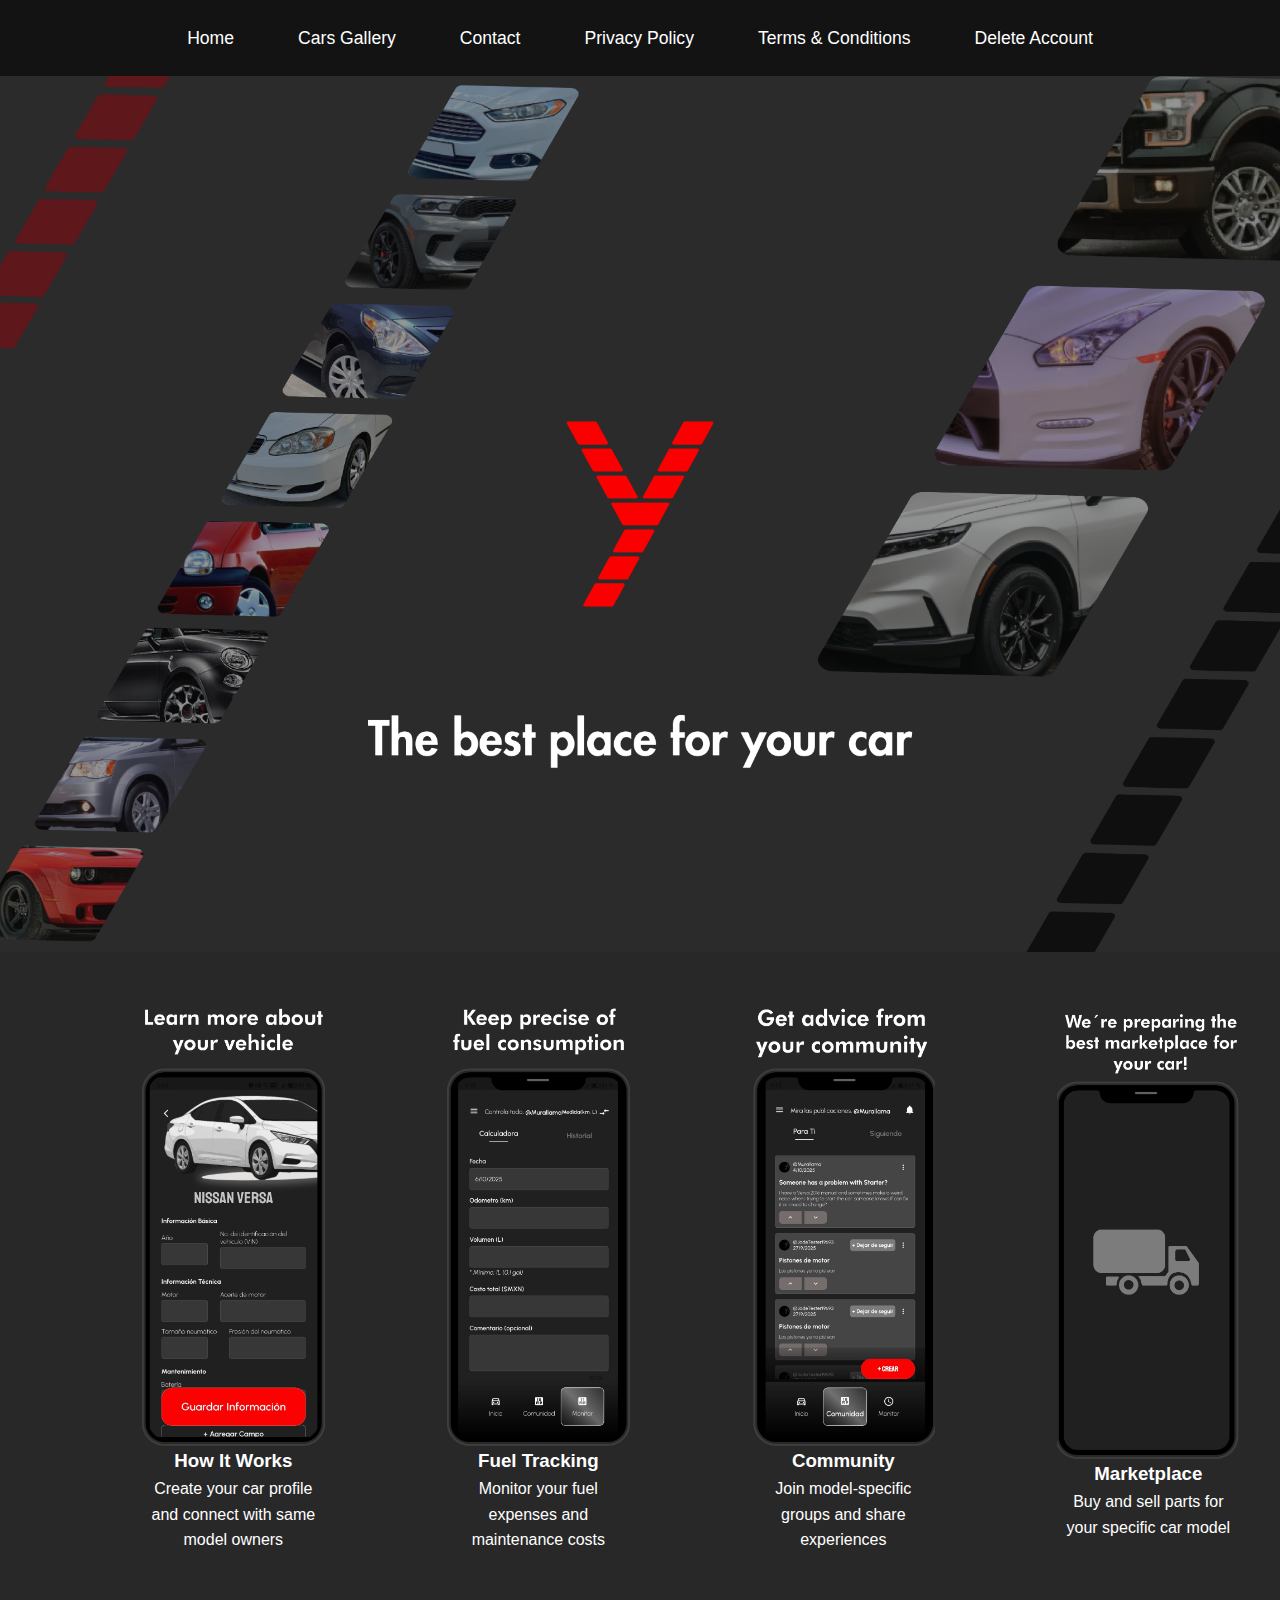
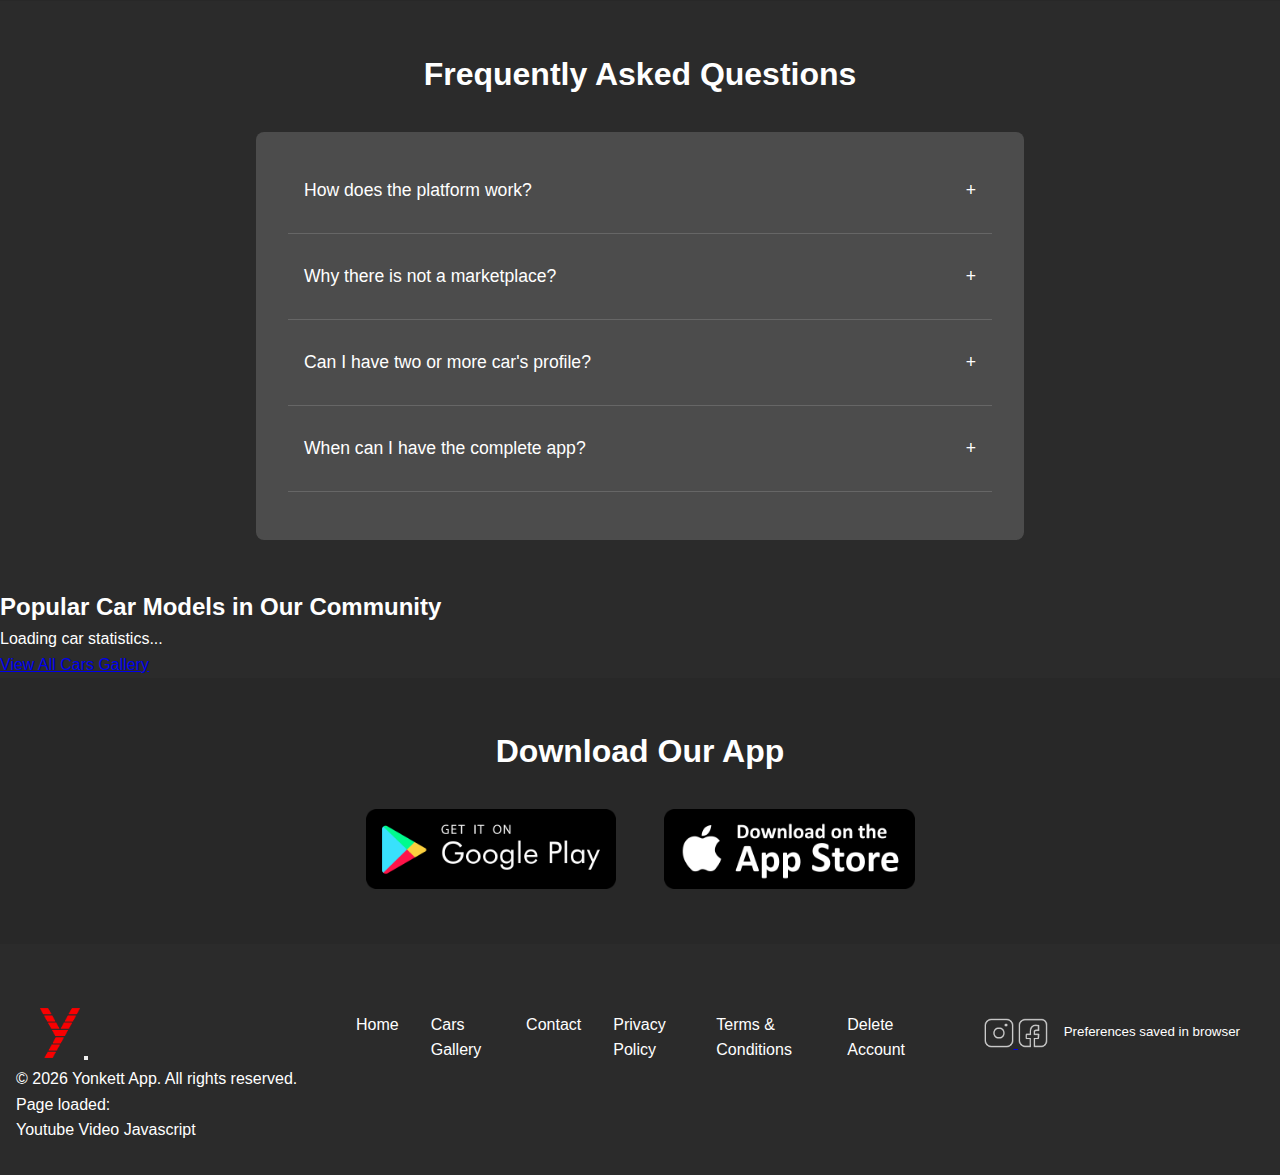
<file: index.html>
<!DOCTYPE html>
<html lang="en">

<head>
    <meta charset="UTF-8">
    <meta name="viewport" content="width=device-width, initial-scale=1.0">
    <title>Yonkett App</title>
    <link rel="stylesheet" href="styles/project.css">
</head>

<body>
    <!-- Header con hamburger menu -->
    <header class="header">
        <!-- Hamburger button for mobile -->
        <button class="hamburger" aria-label="Toggle navigation menu">
            <span class="hamburger-line"></span>
            <span class="hamburger-line"></span>
            <span class="hamburger-line"></span>
        </button>
        
        <!-- Navigation menu -->
        <nav class="nav">
            <a href="index.html" class="nav-link active">Home</a>
            <a href="cars.html" class="nav-link">Cars Gallery</a> <!-- NEW PAGE -->
            <a href="contact.html" class="nav-link">Contact</a> <!-- NEW PAGE -->
            <a href="privacy.html" class="nav-link">Privacy Policy</a>
            <a href="terms.html" class="nav-link">Terms & Conditions</a>
            <a href="delete-account.html" class="nav-link">Delete Account</a>
        </nav>
    </header>

    <!-- Hero Section -->
    <section class="hero">
        <img src="images/header-yonkett.png" alt="Yonkett App - Connect with Car Owners" class="hero-image">
    </section>

    <!-- Info Section -->
    <section class="info-section">
        <div class="info-grid">
            <div class="info-card">
                <img src="images/info-yonkett.png" alt="How Yonkett Works" class="info-image">
                <div class="info-text">
                    <h3>How It Works</h3>
                    <p>Create your car profile and connect with same model owners</p>
                </div>
            </div>
            <div class="info-card">
                <img src="images/fuel-yonkett.png" alt="Fuel Tracking" class="info-image">
                <div class="info-text">
                    <h3>Fuel Tracking</h3>
                    <p>Monitor your fuel expenses and maintenance costs</p>
                </div>
            </div>
            <div class="info-card">
                <img src="images/community-yonkett.png" alt="Community" class="info-image">
                <div class="info-text">
                    <h3>Community</h3>
                    <p>Join model-specific groups and share experiences</p>
                </div>
            </div>
            <div class="info-card">
                <img src="images/marketplace-yonkett.png" alt="Marketplace" class="info-image">
                <div class="info-text">
                    <h3>Marketplace</h3>
                    <p>Buy and sell parts for your specific car model</p>
                </div>
            </div>
        </div>
    </section>

    <!-- FAQ Section -->
    <section class="faq-section">
        <h2 class="faq-title">Frequently Asked Questions</h2>
        <div class="faq-container">
            <!-- FAQ items will be added by JavaScript -->
        </div>
    </section>

    <!-- Car Statistics Section (NEW - Dynamic Data) -->
    <section class="stats-section">
        <h2 class="stats-title">Popular Car Models in Our Community</h2>
        <div class="stats-container" id="stats-container">
            <!-- Dynamic car stats will be loaded here -->
            <div class="loading">Loading car statistics...</div>
        </div>
        <div class="view-more">
            <a href="cars.html" class="view-more-btn">View All Cars Gallery</a>
        </div>
    </section>

    <!-- App Stores Section -->
    <section class="stores-section">
        <h2 class="stores-title">Download Our App</h2>
        <div class="stores-buttons">
            <a href="https://play.google.com/store/apps/details?id=com.yonkett.yonkett" class="store-link" target="_blank">
                <img src="images/google-yonkett.png" alt="Download on Google Play Store" class="store-image">
            </a>
            <a href="https://apps.apple.com/mx/app/yonkett/id6752039154" class="store-link" target="_blank">
                <img src="images/appstore-yonkett.png" alt="Download on Apple App Store" class="store-image">
            </a>
        </div>
    </section>

    <!-- User Preferences Modal (NEW) -->
    <dialog class="preferences-modal" id="preferences-modal">
        <div class="modal-content">
            <h3>User Preferences</h3>
            <form id="preferences-form">
                <div class="form-group">
                    <label for="theme-select">Theme:</label>
                    <select id="theme-select" name="theme">
                        <option value="dark">Dark Mode</option>
                        <option value="light">Light Mode</option>
                    </select>
                </div>
                <div class="form-group">
                    <label for="language-select">Language:</label>
                    <select id="language-select" name="language">
                        <option value="en">English</option>
                        <option value="es">Spanish</option>
                    </select>
                </div>
                <div class="form-group">
                    <label>
                        <input type="checkbox" id="notifications" name="notifications">
                        Enable notifications
                    </label>
                </div>
                <div class="modal-buttons">
                    <button type="button" class="modal-btn cancel-btn" onclick="closePreferencesModal()">Cancel</button>
                    <button type="submit" class="modal-btn save-btn">Save Preferences</button>
                </div>
            </form>
        </div>
    </dialog>

    <!-- Footer -->
    <footer class="footer">
        <div class="footer-content">
            <div class="footer-left">
                <img src="images/logo-yonkett.png" alt="Yonkett Logo" class="footer-logo">
                <button class="preferences-btn" onclick="openPreferencesModal()">
                </button>
            </div>
            <div class="footer-center">
                <a href="index.html" class="footer-link">Home</a>
                <a href="cars.html" class="footer-link">Cars Gallery</a>
                <a href="contact.html" class="footer-link">Contact</a>
                <a href="privacy.html" class="footer-link">Privacy Policy</a>
                <a href="terms.html" class="footer-link">Terms & Conditions</a>
                <a href="delete-account.html" class="footer-link">Delete Account</a>
            </div>
            <div class="footer-right">
                <div class="social-links">
                    <a href="#" class="social-link" aria-label="Instagram">
                        <img src="images/insta-yonkett.png" alt="Instagram" class="social-icon">
                    </a>
                    <a href="#" class="social-link" aria-label="Facebook">
                        <img src="images/facebook-yonkett.png" alt="Facebook" class="social-icon">
                    </a>
                </div>
                <div class="local-storage-info">
                    <small>Preferences saved in browser</small>
                </div>
            </div>
        </div>
        <div class="footer-bottom">
            <p>&copy; <span id="current-year"></span> Yonkett App. All rights reserved.</p>
            <p>Page loaded: <span id="page-load-time"></span></p>
            <p>Youtube Video Javascript 
                <a href="//youtu.be/1JuW8Mr3pmw"></a>
            </p>
        </div>
    </footer>

    <!-- JavaScript files -->
    <script src="scripts/project.js" type="module"></script>
    <!-- type="module" for ES Modules requirement -->
</body>

</html>
</file>
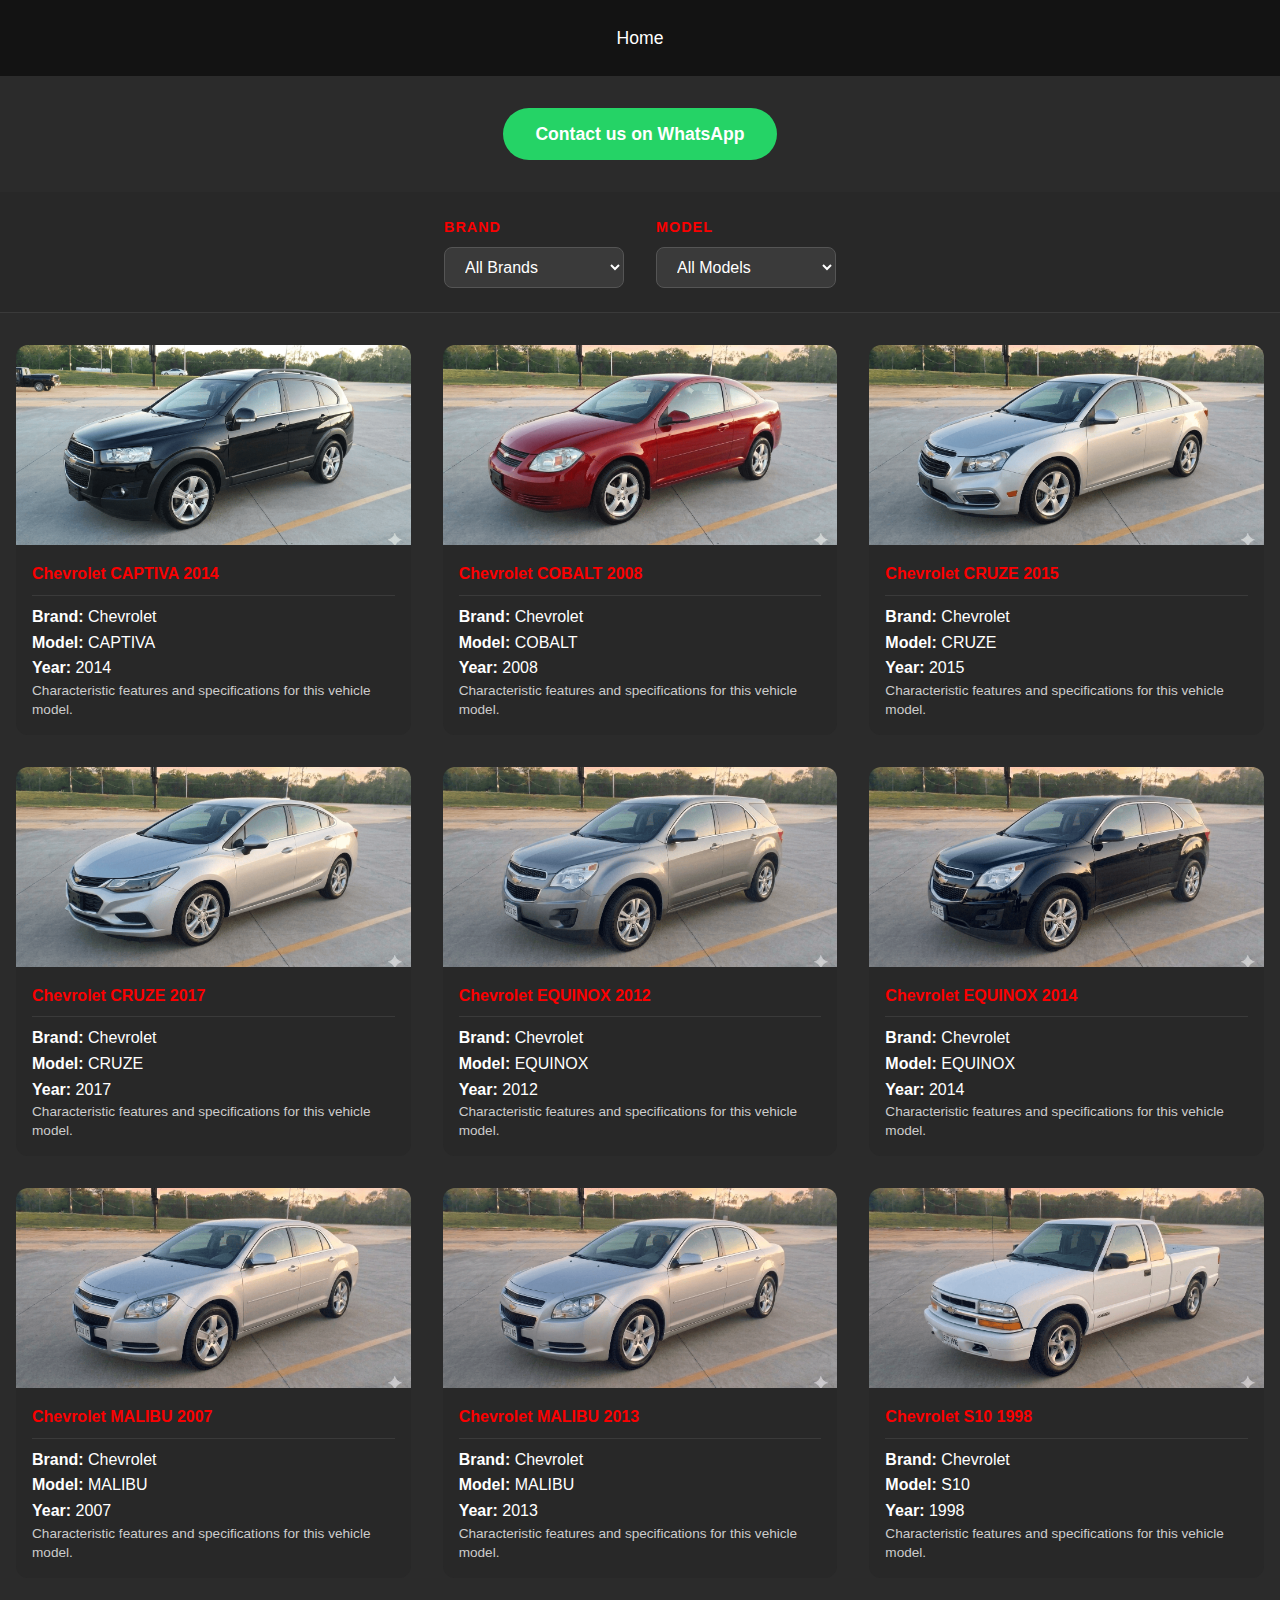
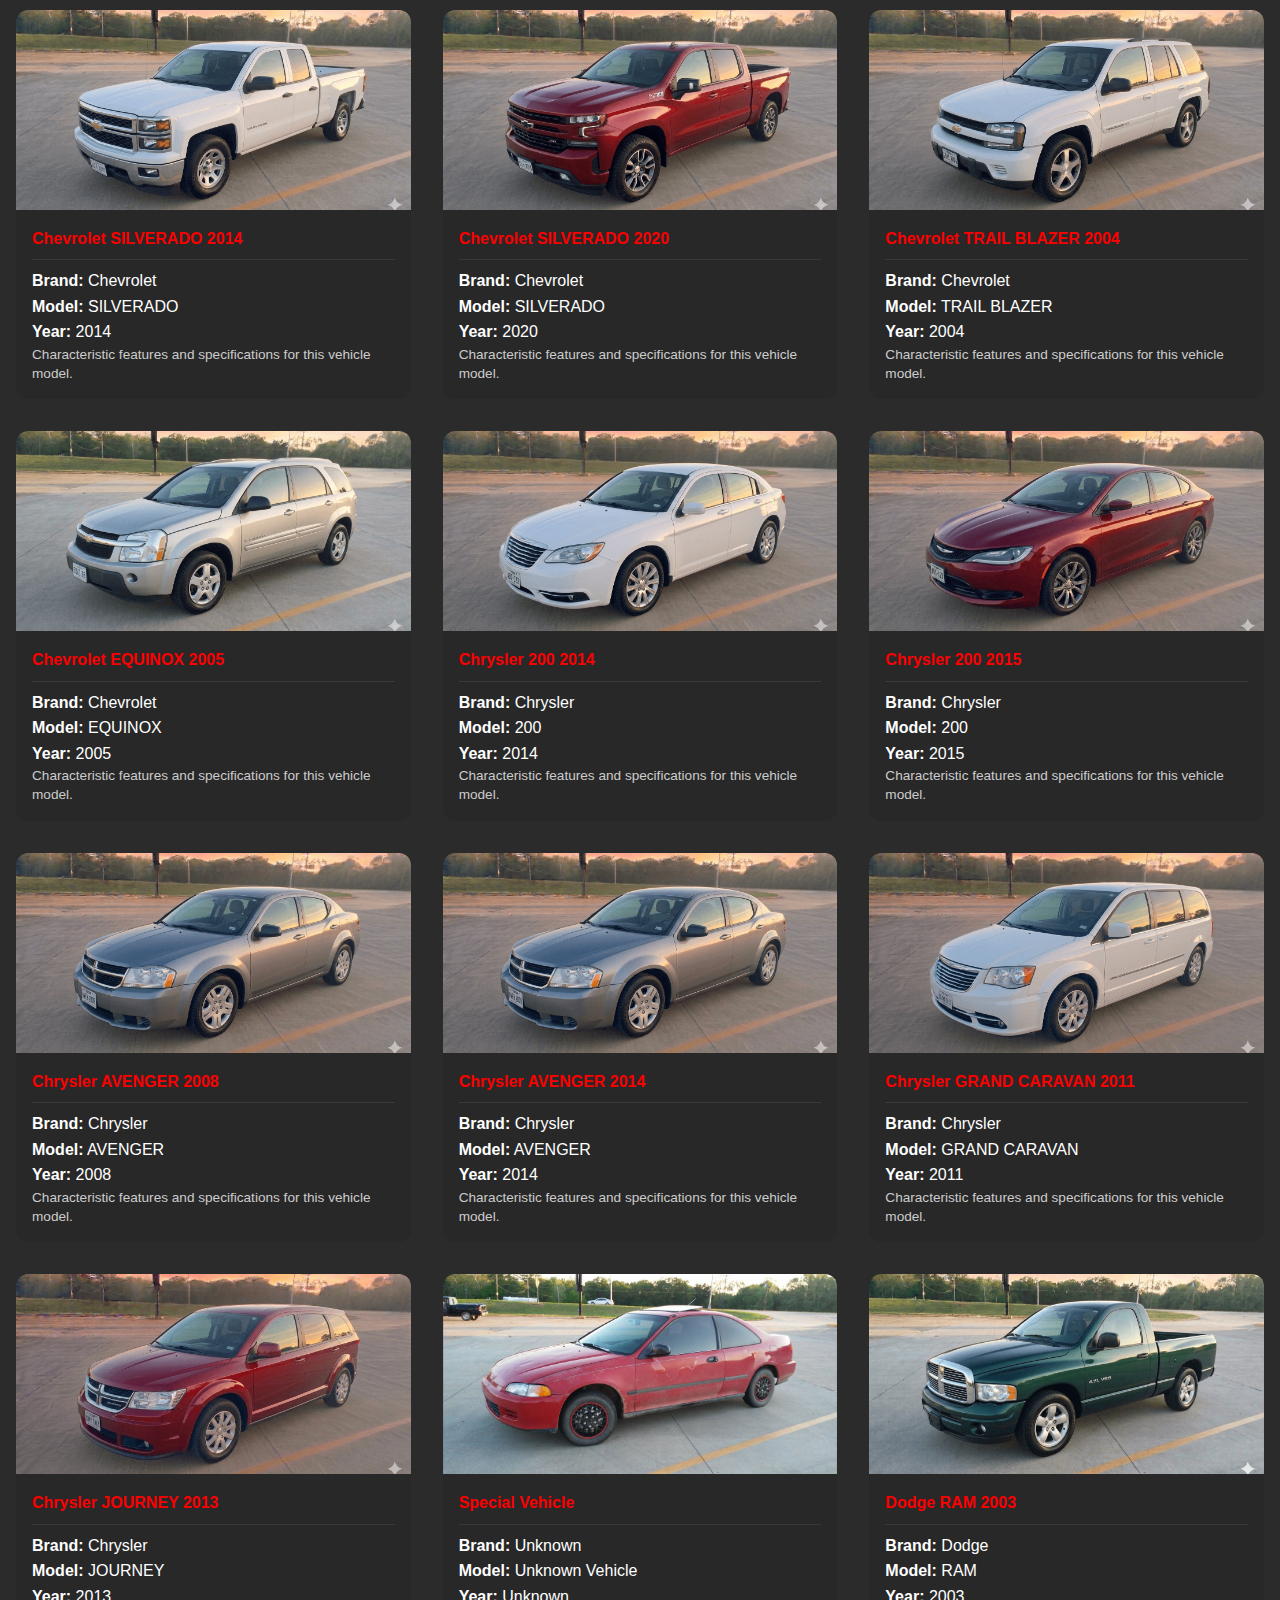
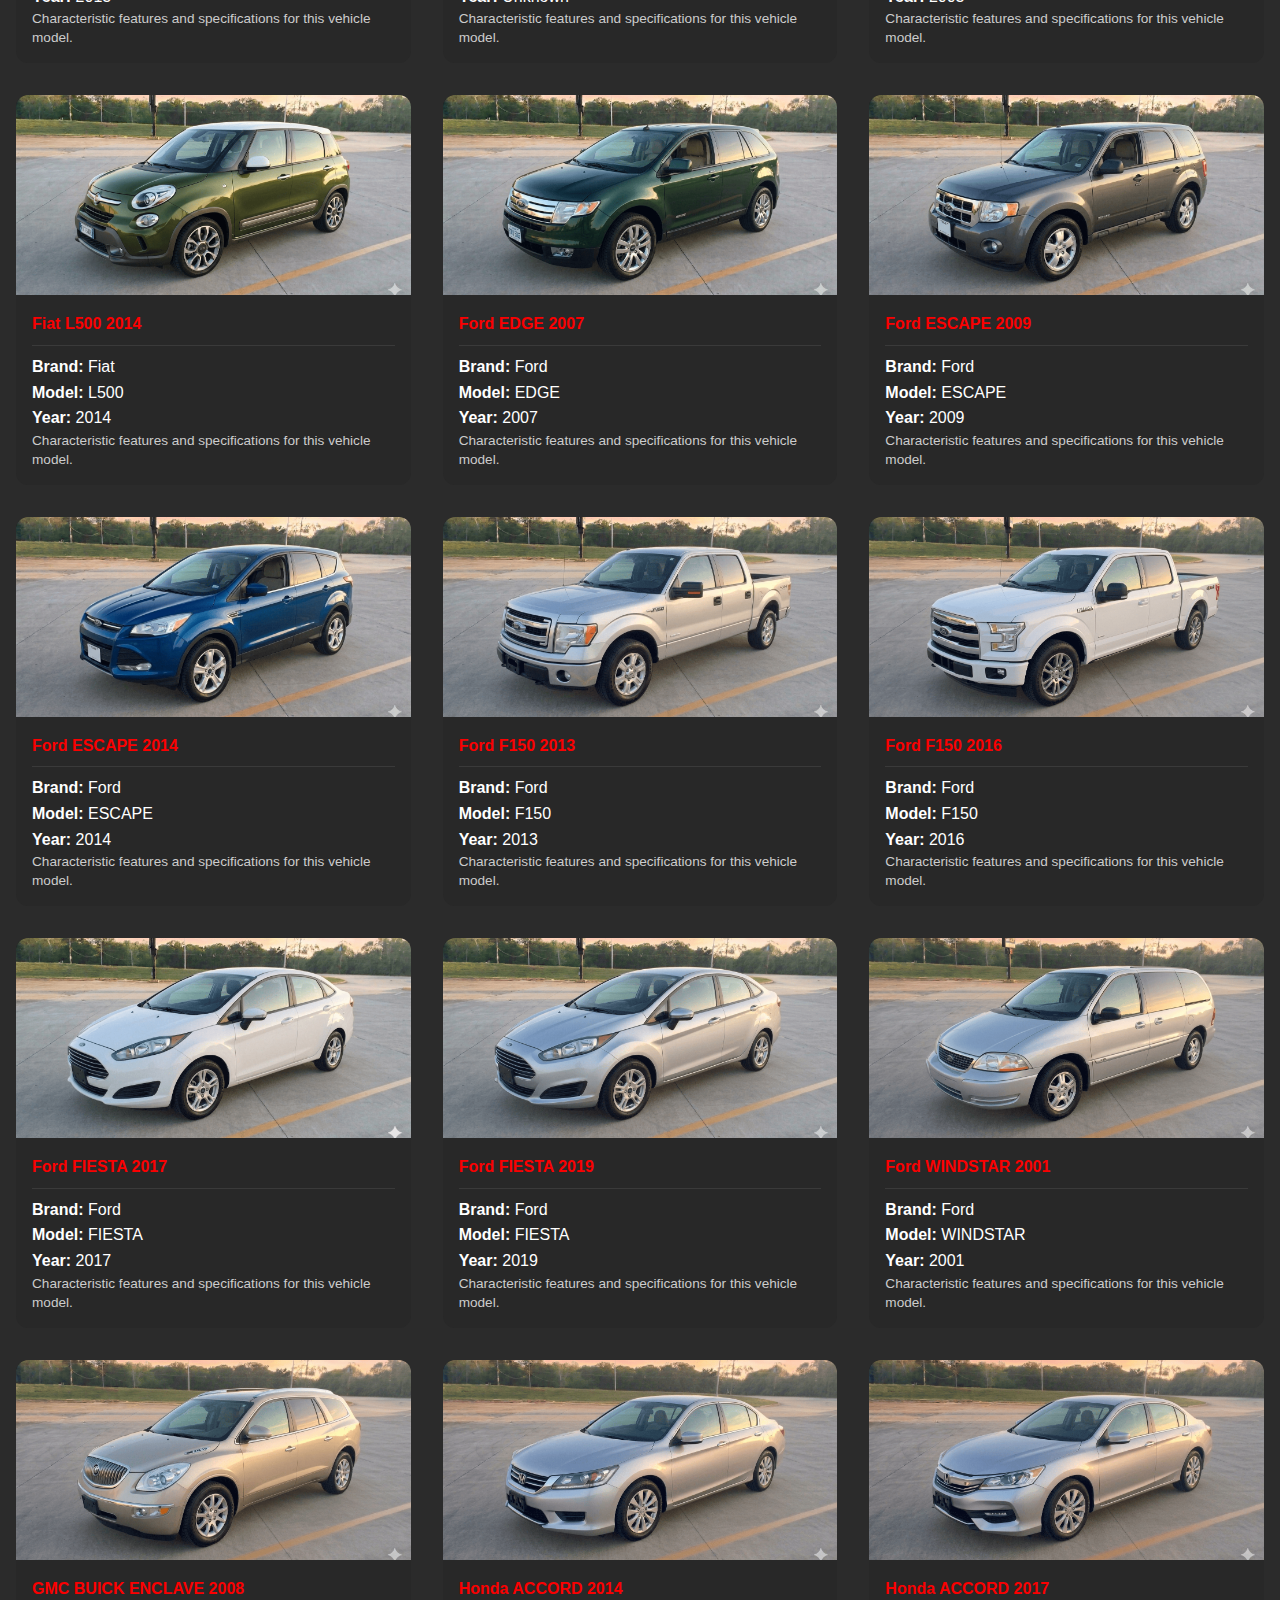
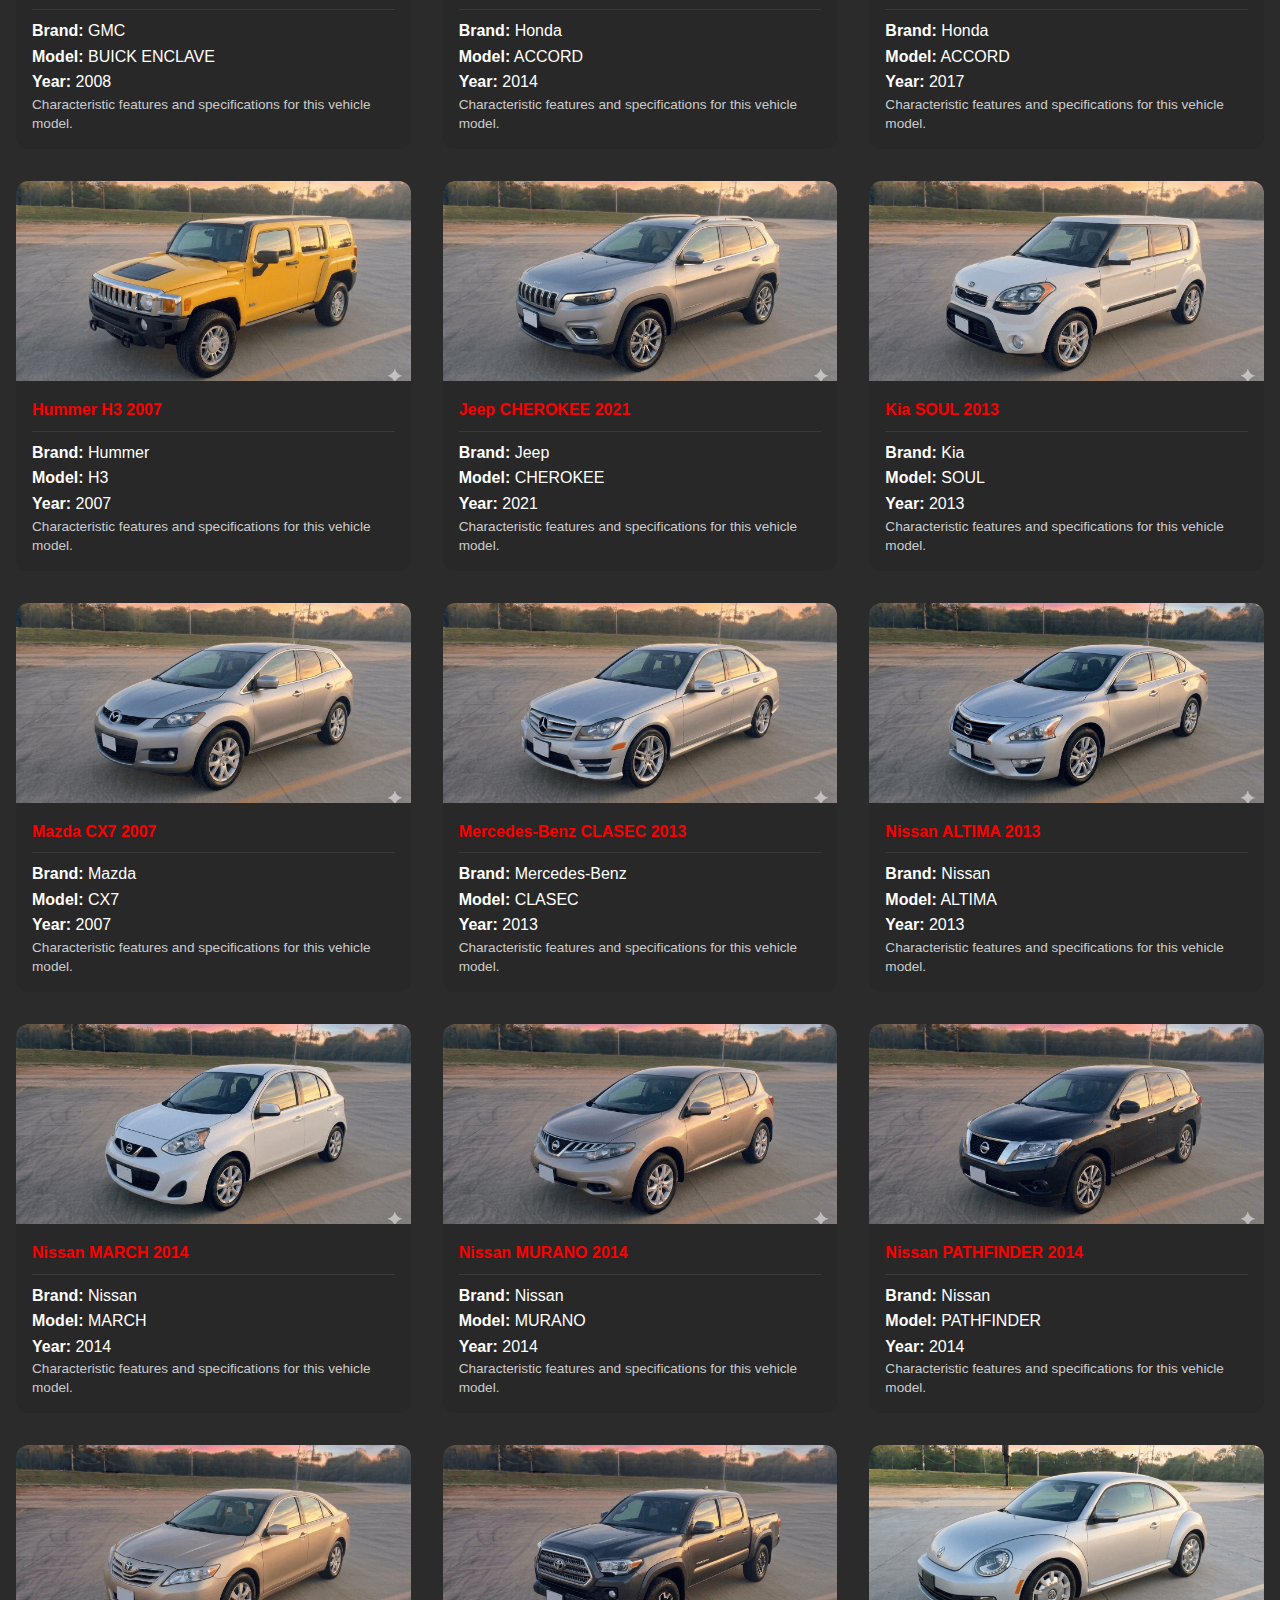
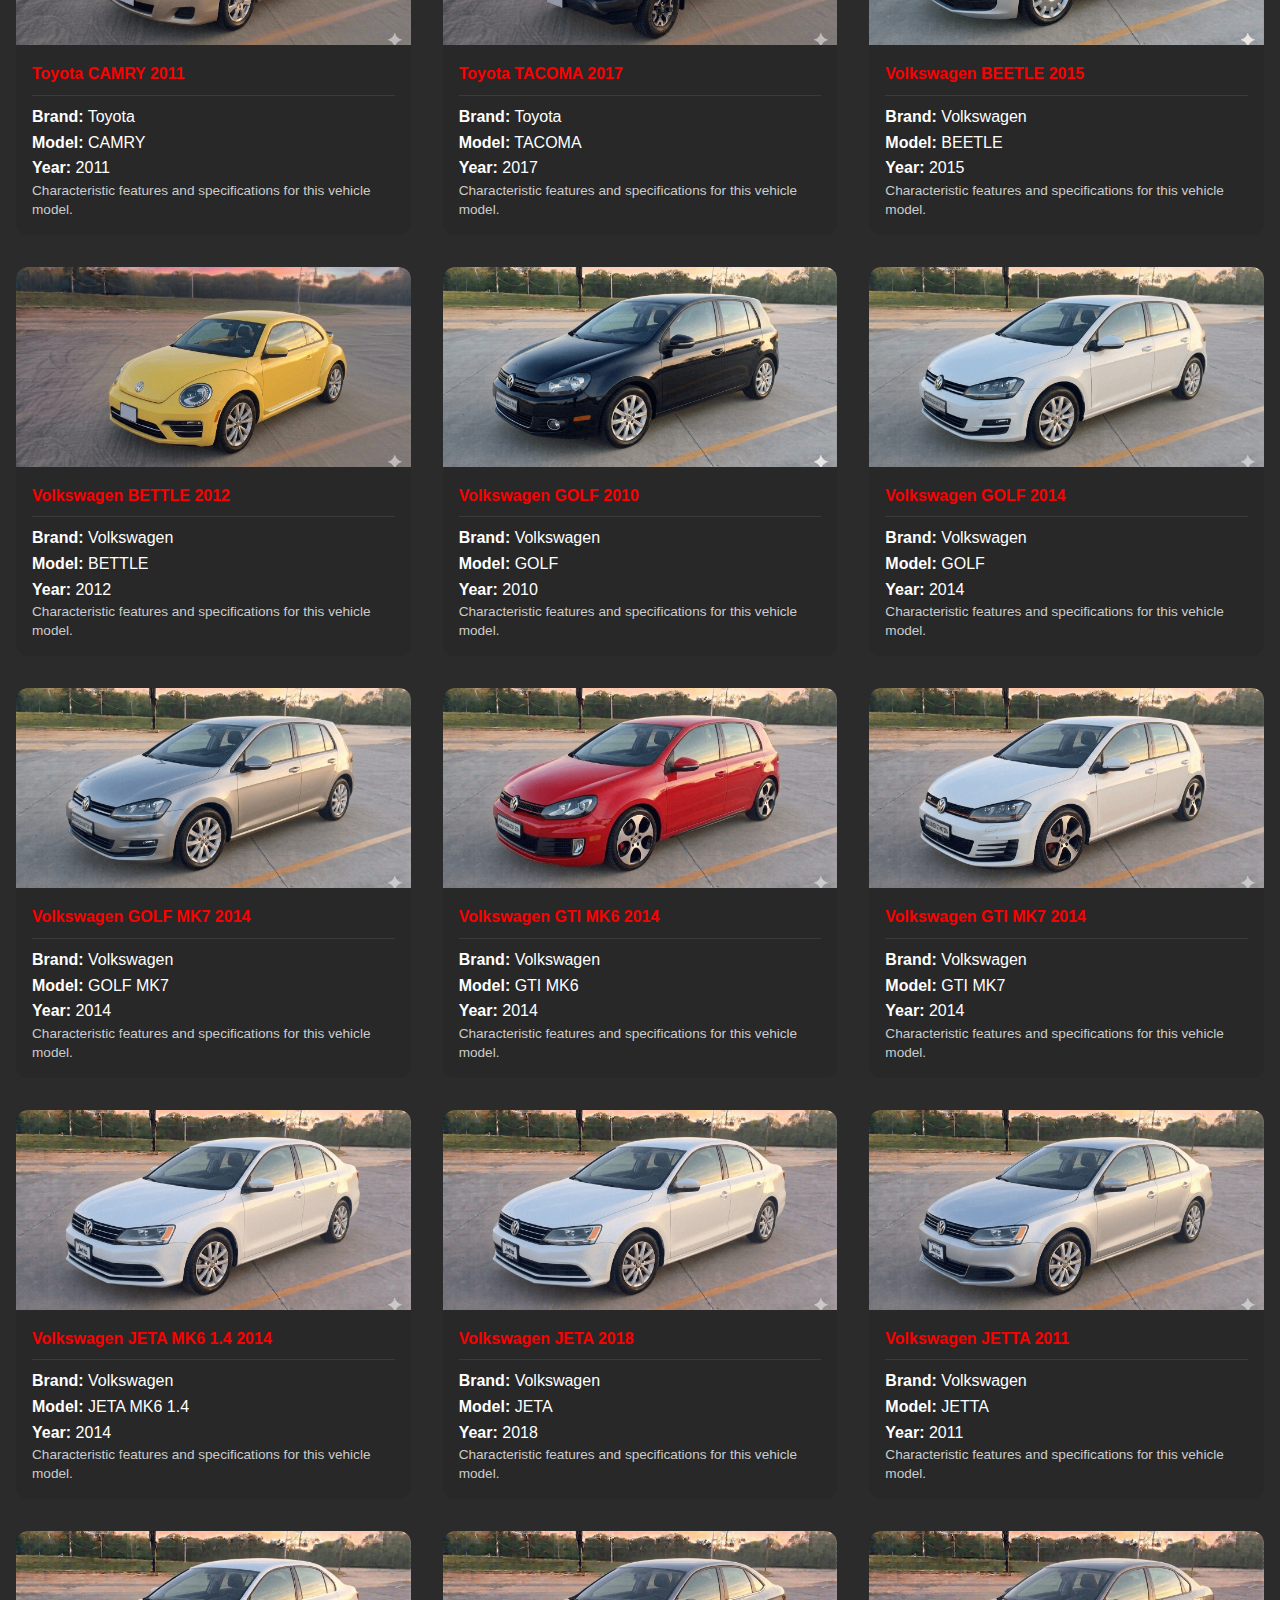
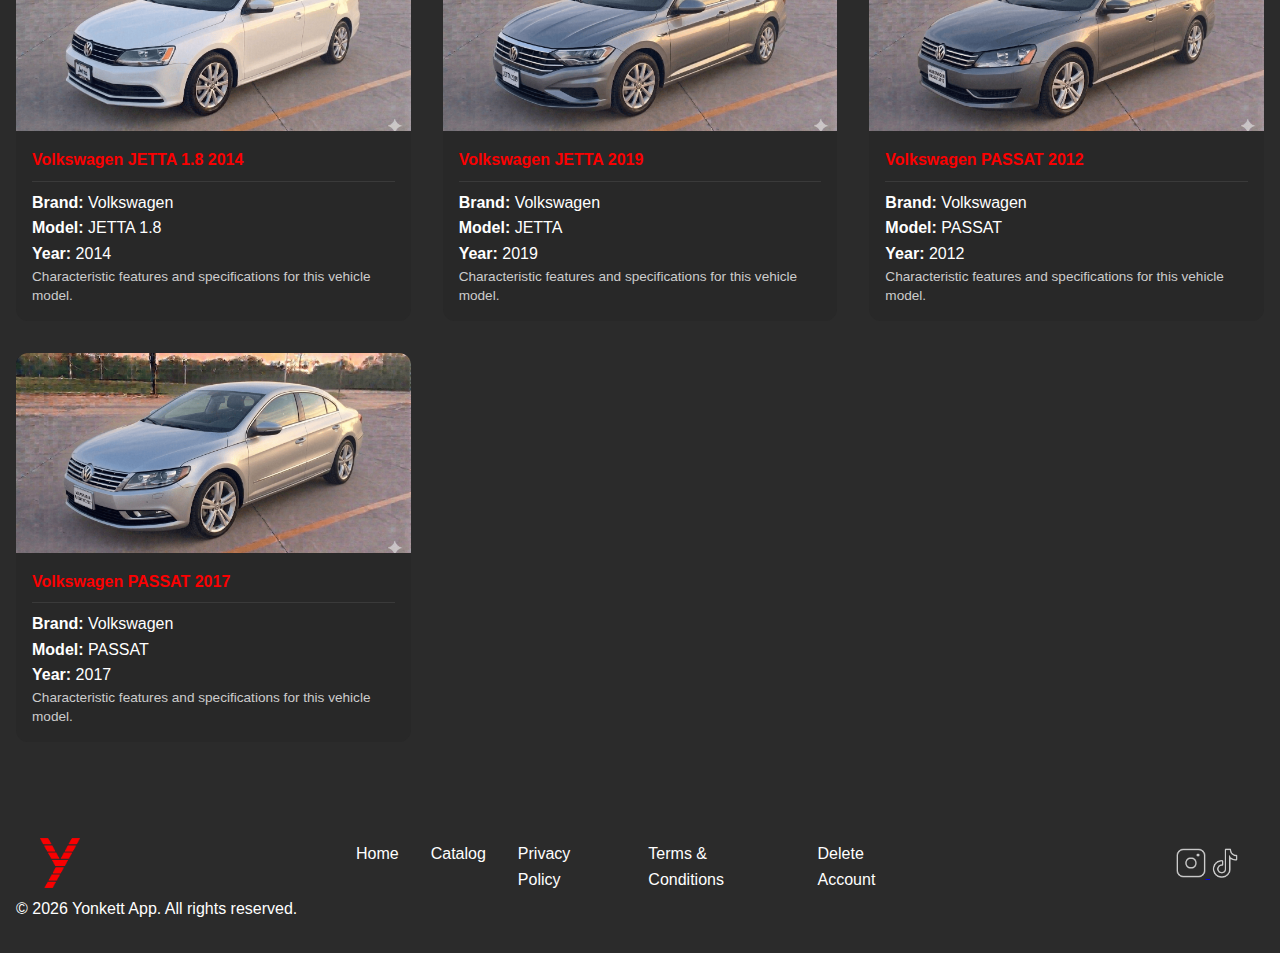
<file: catalog.html>
<!DOCTYPE html>
<html lang="en">

<head>
    <meta charset="UTF-8">
    <meta name="viewport" content="width=device-width, initial-scale=1.0">
    <title>Yonkett App - Catalog</title>
    <link rel="stylesheet" href="styles/project.css">
</head>

<body>
    <!-- Header con hamburger menu - Solo botón HOME -->
    <header class="header">
        <button class="hamburger" aria-label="Toggle navigation menu">
            <span class="hamburger-line"></span>
            <span class="hamburger-line"></span>
            <span class="hamburger-line"></span>
        </button>
        
        <nav class="nav">
            <a href="index.html" class="nav-link">Home</a>
        </nav>
    </header>

    <!-- Botón de WhatsApp -->
    <div class="whatsapp-button-container">
        <a href="#" class="whatsapp-btn" target="_blank">
            Contact us on WhatsApp
        </a>
    </div>

    <!-- Filtros -->
    <div class="filters-container">
        <div class="filter-group">
            <label for="brand-filter">BRAND</label>
            <select id="brand-filter" class="filter-select">
                <option value="all">All Brands</option>
            </select>
        </div>
        <div class="filter-group">
            <label for="model-filter">MODEL</label>
            <select id="model-filter" class="filter-select">
                <option value="all">All Models</option>
            </select>
        </div>
    </div>

    <!-- Catálogo en grid de 3 columnas -->
    <section class="catalog-section">
        <div class="catalog-grid" id="catalog-grid">
            <!-- Los vehículos se cargarán dinámicamente con JavaScript -->
        </div>
    </section>

    <!-- Footer (igual al del HOME) -->
    <footer class="footer">
        <div class="footer-content">
            <div class="footer-left">
                <img src="images/home/logo-yonkett.png" alt="Yonkett Logo" class="footer-logo">
            </div>
            <div class="footer-center">
                <a href="index.html" class="footer-link">Home</a>
                <a href="catalog.html" class="footer-link">Catalog</a>
                <a href="privacy.html" class="footer-link">Privacy Policy</a>
                <a href="terms.html" class="footer-link">Terms & Conditions</a>
                <a href="delete-account.html" class="footer-link">Delete Account</a>
            </div>
            <div class="footer-right">
                <div class="social-links">
                    <a href="https://www.instagram.com/yonkettapp/" class="social-link" aria-label="Instagram">
                        <img src="images/home/insta-yonkett.png" alt="Instagram" class="social-icon">
                    </a>
                    <a href="https://www.tiktok.com/@yonkettapp" class="social-link" aria-label="Tiktok">
                        <img src="images/home/tiktok-yonkett.png" alt="Tiktok" class="social-icon">
                    </a>
                </div>
            </div>
        </div>
        <div class="footer-bottom">
            <p>&copy; <span id="current-year"></span> Yonkett App. All rights reserved.</p>
        </div>
    </footer>

    <script>
        // Lista completa de vehículos (nombres de archivo de imagen)
        const vehicleImages = [
            "CHEVROLET_CAPTIVA_2014.png",
            "CHEVROLET_COBALT_2008.png",
            "CHEVROLET_CRUZE_2015.png",
            "CHEVROLET_CRUZE_2017.png",
            "CHEVROLET_EQUINOX_2012.png",
            "CHEVROLET_EQUINOX_2014.png",
            "CHEVROLET_MALIBU_2007.png",
            "CHEVROLET_MALIBU_2013.png",
            "CHEVROLET_S10_1998.png",
            "CHEVROLET_SILVERADO_2014.png",
            "CHEVROLET_SILVERADO_2020.png",
            "CHEVROLET_TRAIL_BLAZER_2004.png",
            "CHEVROLETO_EQUINOX_2005.png",
            "CHRYSLER_200_2014.png",
            "CHRYSLER_200_2015.png",
            "CHRYSLER_AVENGER_2008.png",
            "CHRYSLER_AVENGER_2014.png",
            "CHRYSLER_GRAND_CARAVAN_2011.png",
            "CHRYSLER_JOURNEY_2013.png",
            "d0175667500ba672f885075c12c0380e.jpg",
            "DODGE_RAM_1500_2003.png",
            "FIAT_L500_2014.png",
            "FORD_EDGE_2007.png",
            "FORD_ESCAPE_2009.png",
            "FORD_ESCAPE_2014.png",
            "FORD_F150_2013.png",
            "FORD_F150_2016.png",
            "FORD_FIESTA_2017.png",
            "FORD_FIESTA_2019.png",
            "FORD_WINDSTAR_2001.png",
            "GMC_BUICK_ENCLAVE_2008.png",
            "HONDA_ACCORD_2014.png",
            "HONDA_ACCORD_2017.png",
            "HUMMER_H3_2007.png",
            "JEEP_CHEROKEE_2021.png",
            "KIA_SOUL_2013.png",
            "MAZDA_CX7_2007.png",
            "MERCEDESBENZ_CLASEC_2013.png",
            "NISSAN_ALTIMA_2013.png",
            "NISSAN_MARCH_2014.png",
            "NISSAN_MURANO_2014.png",
            "NISSAN_PATHFINDER_2014.png",
            "TOYOTA_CAMRY_2011.png",
            "TOYOTA_TACOMA_2017.png",
            "VOLKSWAGEN_BEETLE_2015.png",
            "VOLKSWAGEN_BETTLE_2012.png",
            "VOLKSWAGEN_GOLF_2010.png",
            "VOLKSWAGEN_GOLF_2014.png",
            "VOLKSWAGEN_GOLF_MK7_2014.png",
            "VOLKSWAGEN_GTI_MK6_2014.png",
            "VOLKSWAGEN_GTI_MK7_2014.png",
            "VOLKSWAGEN_JETA_2014_MK6_1.4.png",
            "VOLKSWAGEN_JETA_2018.png",
            "VOLKSWAGEN_JETTA_2011.png",
            "VOLKSWAGEN_JETTA_2014_1.8.png",
            "VOLKSWAGEN_JETTA_2019.png",
            "VOLKSWAGEN_PASSAT_2012.png",
            "VOLKSWAGEN_PASSAT_2017.png"
        ];

        // Función para parsear el nombre del vehículo
        function parseVehicleInfo(filename) {
            // Remover la extensión
            let name = filename.replace(/\.(png|jpg|jpeg)$/i, '');
            
            // Manejar caso especial del archivo con hash
            if (name === "d0175667500ba672f885075c12c0380e") {
                return {
                    brand: "Unknown",
                    model: "Unknown Vehicle",
                    year: "Unknown",
                    fullName: "Special Vehicle",
                    filename: filename
                };
            }
            
            // Separar por guión bajo
            const parts = name.split('_');
            
            // La marca es la primera parte
            let brand = parts[0];
            
            // Buscar el año (generalmente el último segmento que son 4 dígitos)
            let year = "";
            let modelParts = [];
            
            for (let i = 1; i < parts.length; i++) {
                if (parts[i].match(/^\d{4}$/)) {
                    year = parts[i];
                } else {
                    modelParts.push(parts[i]);
                }
            }
            
            let model = modelParts.join(' ');
            
            // Formatear marca (primera letra mayúscula, resto minúscula)
            brand = brand.charAt(0).toUpperCase() + brand.slice(1).toLowerCase();
            
            // Casos especiales para marcas conocidas
            if (brand === "Chevroleto") brand = "Chevrolet";
            if (brand === "Chrysler") brand = "Chrysler";
            if (brand === "Dodge") brand = "Dodge";
            if (brand === "Fiat") brand = "Fiat";
            if (brand === "Ford") brand = "Ford";
            if (brand === "Gmc") brand = "GMC";
            if (brand === "Honda") brand = "Honda";
            if (brand === "Hummer") brand = "Hummer";
            if (brand === "Jeep") brand = "Jeep";
            if (brand === "Kia") brand = "Kia";
            if (brand === "Mazda") brand = "Mazda";
            if (brand === "Mercedesbenz") brand = "Mercedes-Benz";
            if (brand === "Nissan") brand = "Nissan";
            if (brand === "Toyota") brand = "Toyota";
            if (brand === "Volkswagen") brand = "Volkswagen";
            
            // Limpiar modelo
            model = model.replace(/_/g, ' ');
            
            return {
                brand: brand,
                model: model,
                year: year,
                fullName: `${brand} ${model} ${year}`.trim(),
                filename: filename
            };
        }

        // Procesar todos los vehículos
        const vehicles = vehicleImages.map(parseVehicleInfo);
        
        // Obtener marcas únicas
        const brands = [...new Set(vehicles.map(v => v.brand))].sort();
        
        // Función para obtener modelos únicos por marca
        function getModelsByBrand(brand) {
            if (brand === 'all') {
                return [...new Set(vehicles.map(v => v.model))].sort();
            }
            return [...new Set(vehicles.filter(v => v.brand === brand).map(v => v.model))].sort();
        }

        // Renderizar el catálogo
        function renderCatalog(brandFilter, modelFilter) {
            const grid = document.getElementById('catalog-grid');
            
            let filteredVehicles = vehicles;
            
            // Filtrar por marca
            if (brandFilter !== 'all') {
                filteredVehicles = filteredVehicles.filter(v => v.brand === brandFilter);
            }
            
            // Filtrar por modelo
            if (modelFilter !== 'all') {
                filteredVehicles = filteredVehicles.filter(v => v.model === modelFilter);
            }
            
            if (filteredVehicles.length === 0) {
                grid.innerHTML = '<div class="no-results">No vehicles found matching your criteria.</div>';
                return;
            }
            
            grid.innerHTML = filteredVehicles.map(vehicle => `
                <div class="catalog-item">
                    <div class="catalog-image-container">
                        <img src="images/catalog/${vehicle.filename}" alt="${vehicle.fullName}" class="catalog-image" onerror="this.src='images/catalog/placeholder.png'">
                    </div>
                    <div class="catalog-info">
                        <h3 class="vehicle-title">${vehicle.fullName}</h3>
                        <div class="vehicle-details">
                            <p><strong>Brand:</strong> ${vehicle.brand}</p>
                            <p><strong>Model:</strong> ${vehicle.model}</p>
                            <p><strong>Year:</strong> ${vehicle.year}</p>
                        </div>
                        <div class="vehicle-description">
                            <p>Characteristic features and specifications for this vehicle model.</p>
                        </div>
                    </div>
                </div>
            `).join('');
        }

        // Inicializar filtros
        function initFilters() {
            const brandSelect = document.getElementById('brand-filter');
            const modelSelect = document.getElementById('model-filter');
            
            // Llenar marcas
            brands.forEach(brand => {
                const option = document.createElement('option');
                option.value = brand;
                option.textContent = brand;
                brandSelect.appendChild(option);
            });
            
            // Evento para cambio de marca
            brandSelect.addEventListener('change', (e) => {
                const selectedBrand = e.target.value;
                const currentModel = modelSelect.value;
                
                // Actualizar modelos disponibles
                const models = getModelsByBrand(selectedBrand);
                modelSelect.innerHTML = '<option value="all">All Models</option>';
                models.forEach(model => {
                    const option = document.createElement('option');
                    option.value = model;
                    option.textContent = model;
                    modelSelect.appendChild(option);
                });
                
                // Verificar si el modelo seleccionado aún es válido
                let newModelFilter = currentModel;
                if (selectedBrand !== 'all' && currentModel !== 'all') {
                    const validModels = getModelsByBrand(selectedBrand);
                    if (!validModels.includes(currentModel)) {
                        newModelFilter = 'all';
                        modelSelect.value = 'all';
                    }
                } else if (selectedBrand === 'all') {
                    modelSelect.value = currentModel;
                    newModelFilter = currentModel;
                }
                
                renderCatalog(selectedBrand, newModelFilter);
            });
            
            // Evento para cambio de modelo
            modelSelect.addEventListener('change', (e) => {
                renderCatalog(brandSelect.value, e.target.value);
            });
            
            // Render inicial
            renderCatalog('all', 'all');
        }
        
        // Inicializar cuando el DOM esté listo
        document.addEventListener('DOMContentLoaded', () => {
            initFilters();
            
            // Actualizar año en footer
            document.getElementById('current-year').textContent = new Date().getFullYear();
            
            // Configurar hamburger menu
            const hamburger = document.querySelector('.hamburger');
            const nav = document.querySelector('.nav');
            
            if (hamburger && nav) {
                hamburger.addEventListener('click', () => {
                    nav.classList.toggle('nav-open');
                    hamburger.classList.toggle('active');
                });
            }
        });
    </script>
</body>

</html>
</file>
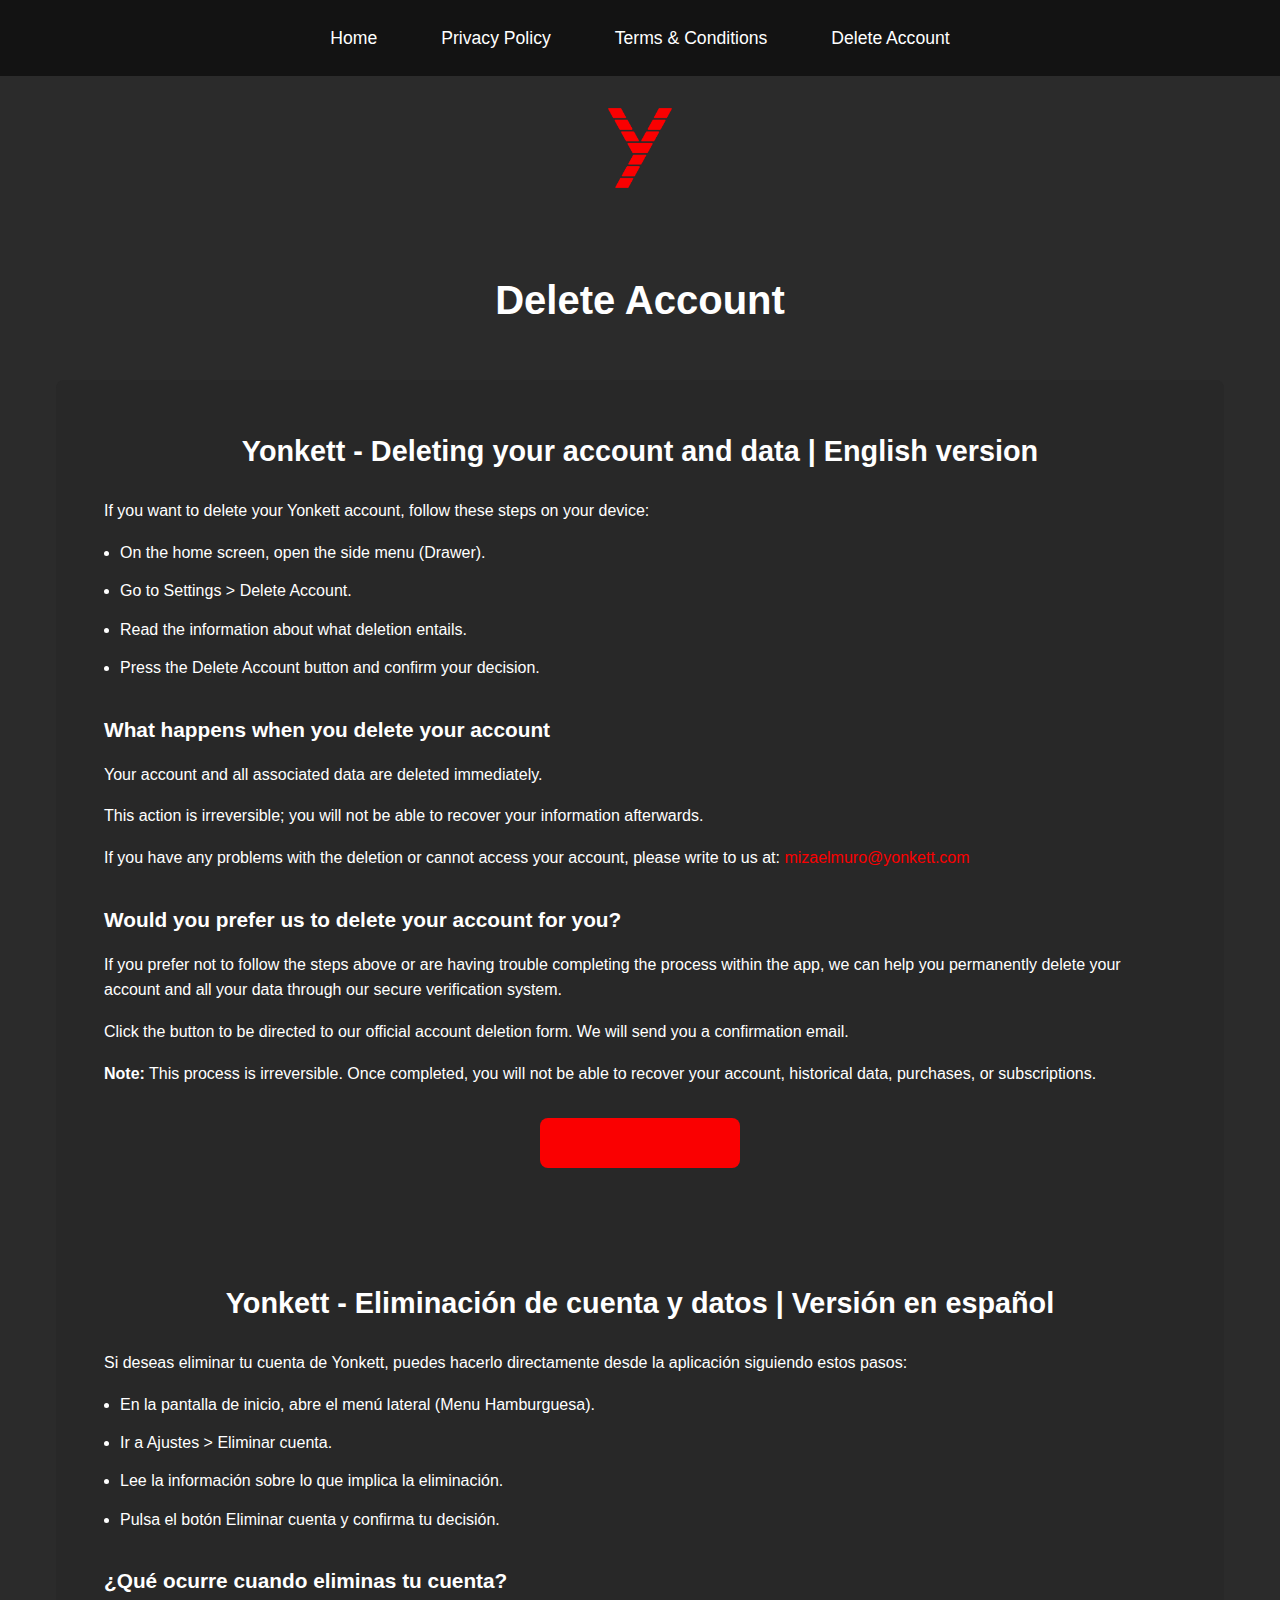
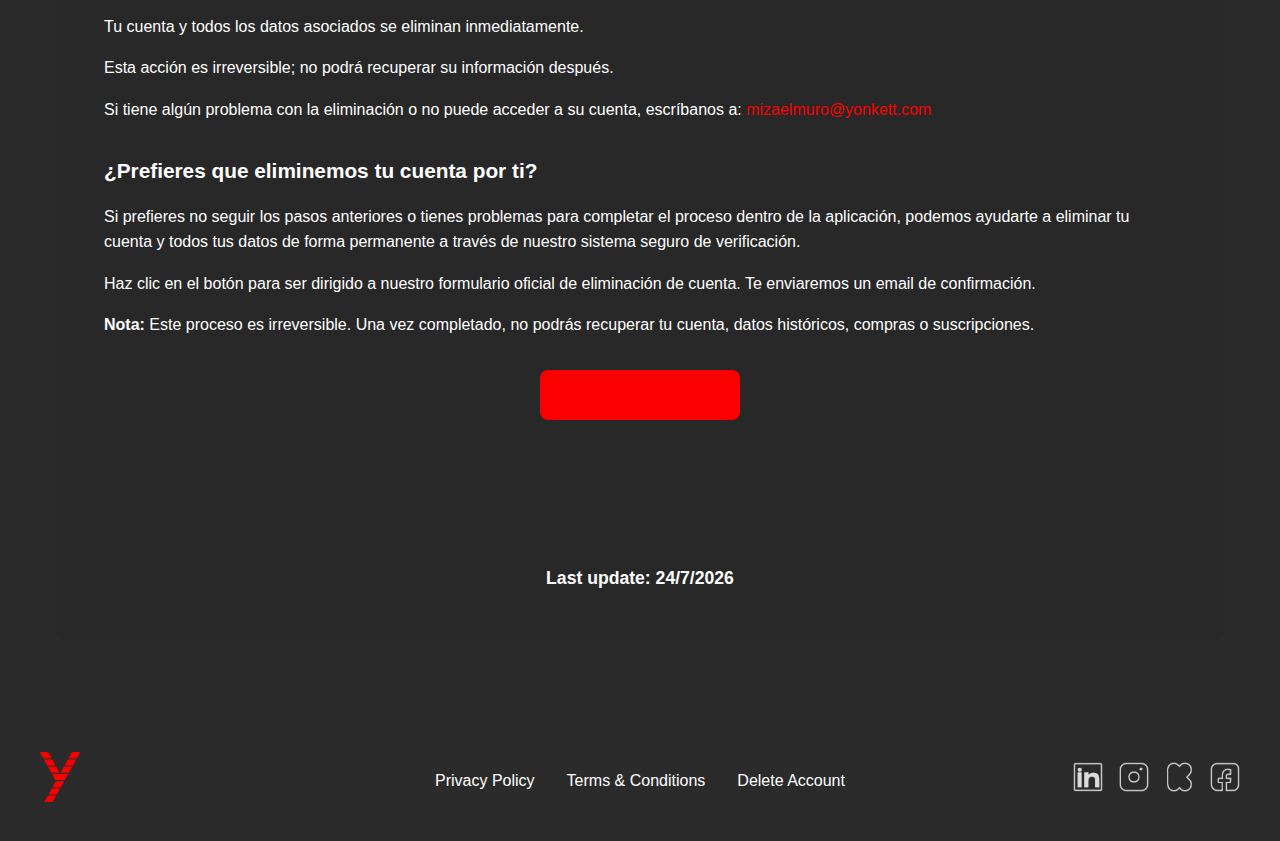
<file: delete-account.html>
<!DOCTYPE html>
<html lang="en">
<head>
    <meta charset="UTF-8">
    <meta name="viewport" content="width=device-width, initial-scale=1.0">
    <title>Delete Account - Yonkett</title>
    <link rel="stylesheet" href="styles/project.css">
</head>
<body>
    <!-- Header -->
    <header class="header">
        <nav class="nav">
            <a href="index.html" class="nav-link">Home</a>
            <a href="privacy.html" class="nav-link">Privacy Policy</a>
            <a href="terms.html" class="nav-link">Terms & Conditions</a>
            <a href="delete-account.html" class="nav-link">Delete Account</a>
        </nav>
    </header>
    
    <div class="logo-container">
        <img src="images/logo-yonkett.png" alt="Yonkett Logo" class="header-logo">
    </div>

    <!-- Content Section -->
    <main class="content-page">
        <div class="container">
            <h1>Delete Account</h1>
            <div class="content-text">

                <!-- English Version -->
                <div class="language-section">
                    <h2>Yonkett - Deleting your account and data | English version</h2>
                    <p>If you want to delete your Yonkett account, follow these steps on your device:</p>
                    
                    <ul>
                        <li>On the home screen, open the side menu (Drawer).</li>
                        <li>Go to Settings > Delete Account.</li>
                        <li>Read the information about what deletion entails.</li>
                        <li>Press the Delete Account button and confirm your decision.</li>
                    </ul>

                    <h3>What happens when you delete your account</h3>
                    <p>Your account and all associated data are deleted immediately.</p>
                    <p>This action is irreversible; you will not be able to recover your information afterwards.</p>
                    <p>If you have any problems with the deletion or cannot access your account, please write to us at: <a href="mailto:mizaelmuro@yonkett.com">mizaelmuro@yonkett.com</a></p>

                    <h3>Would you prefer us to delete your account for you?</h3>
                    <p>If you prefer not to follow the steps above or are having trouble completing the process within the app, we can help you permanently delete your account and all your data through our secure verification system.</p>
                    <p>Click the button to be directed to our official account deletion form. We will send you a confirmation email.</p>
                    <p><strong>Note:</strong> This process is irreversible. Once completed, you will not be able to recover your account, historical data, purchases, or subscriptions.</p>

                    <!-- Botón para formulario de eliminación en inglés -->
                    <div class="language-buttons">
                        <a href="https://yonkett-beta-bifahu.flutterflow.app/deleteAccountRequest" class="language-btn" target="_blank">
                            Delete My Account
                        </a>
                    </div>
                </div>

                <!-- Spanish Version -->
                <div class="language-section">
                    <h2>Yonkett - Eliminación de cuenta y datos | Versión en español</h2>
                    <p>Si deseas eliminar tu cuenta de Yonkett, puedes hacerlo directamente desde la aplicación siguiendo estos pasos:</p>
                    
                    <ul>
                        <li>En la pantalla de inicio, abre el menú lateral (Menu Hamburguesa).</li>
                        <li>Ir a Ajustes > Eliminar cuenta.</li>
                        <li>Lee la información sobre lo que implica la eliminación.</li>
                        <li>Pulsa el botón Eliminar cuenta y confirma tu decisión.</li>
                    </ul>

                    <h3>¿Qué ocurre cuando eliminas tu cuenta?</h3>
                    <p>Tu cuenta y todos los datos asociados se eliminan inmediatamente.</p>
                    <p>Esta acción es irreversible; no podrá recuperar su información después.</p>
                    <p>Si tiene algún problema con la eliminación o no puede acceder a su cuenta, escríbanos a: <a href="mailto:mizaelmuro@yonkett.com">mizaelmuro@yonkett.com</a></p>

                    <h3>¿Prefieres que eliminemos tu cuenta por ti?</h3>
                    <p>Si prefieres no seguir los pasos anteriores o tienes problemas para completar el proceso dentro de la aplicación, podemos ayudarte a eliminar tu cuenta y todos tus datos de forma permanente a través de nuestro sistema seguro de verificación.</p>
                    <p>Haz clic en el botón para ser dirigido a nuestro formulario oficial de eliminación de cuenta. Te enviaremos un email de confirmación.</p>
                    <p><strong>Nota:</strong> Este proceso es irreversible. Una vez completado, no podrás recuperar tu cuenta, datos históricos, compras o suscripciones.</p>

                    <!-- Botón para formulario de eliminación en español -->
                    <div class="language-buttons">
                        <a href="https://yonkett-beta-bifahu.flutterflow.app/deleteAccountRequest" class="language-btn" target="_blank">
                            Eliminar Mi Cuenta
                        </a>
                    </div>
                </div>

                <!-- Last Update -->
                <div class="last-update">
                    <p><strong>Last update: <span id="update-date"></span></strong></p>
                </div>

            </div>
        </div>
    </main>

    <!-- Footer -->
    <footer class="footer">
        <div class="footer-content">
            <div class="footer-left">
                <img src="images/logo-yonkett.png" alt="Yonkett Logo" class="footer-logo">
            </div>
            <div class="footer-center">
                <a href="privacy.html" class="footer-link">Privacy Policy</a>
                <a href="terms.html" class="footer-link">Terms & Conditions</a>
                <a href="delete-account.html" class="footer-link">Delete Account</a>
            </div>
            <div class="footer-right">
                <a href="#" class="social-link">
                    <img src="images/linkedin-yonkett.png" alt="LinkedIn" class="social-icon">
                </a>
                <a href="#" class="social-link">
                    <img src="images/insta-yonkett.png" alt="Instagram" class="social-icon">
                </a>
                <a href="#" class="social-link">
                    <img src="images/kickstarter-yonkett.png" alt="Kickstarter" class="social-icon">
                </a>
                <a href="#" class="social-link">
                    <img src="images/facebook-yonkett.png" alt="Facebook" class="social-icon">
                </a>
            </div>
        </div>
    </footer>

    <script src="scripts/project.js"></script>
</body>
</html>
</file>
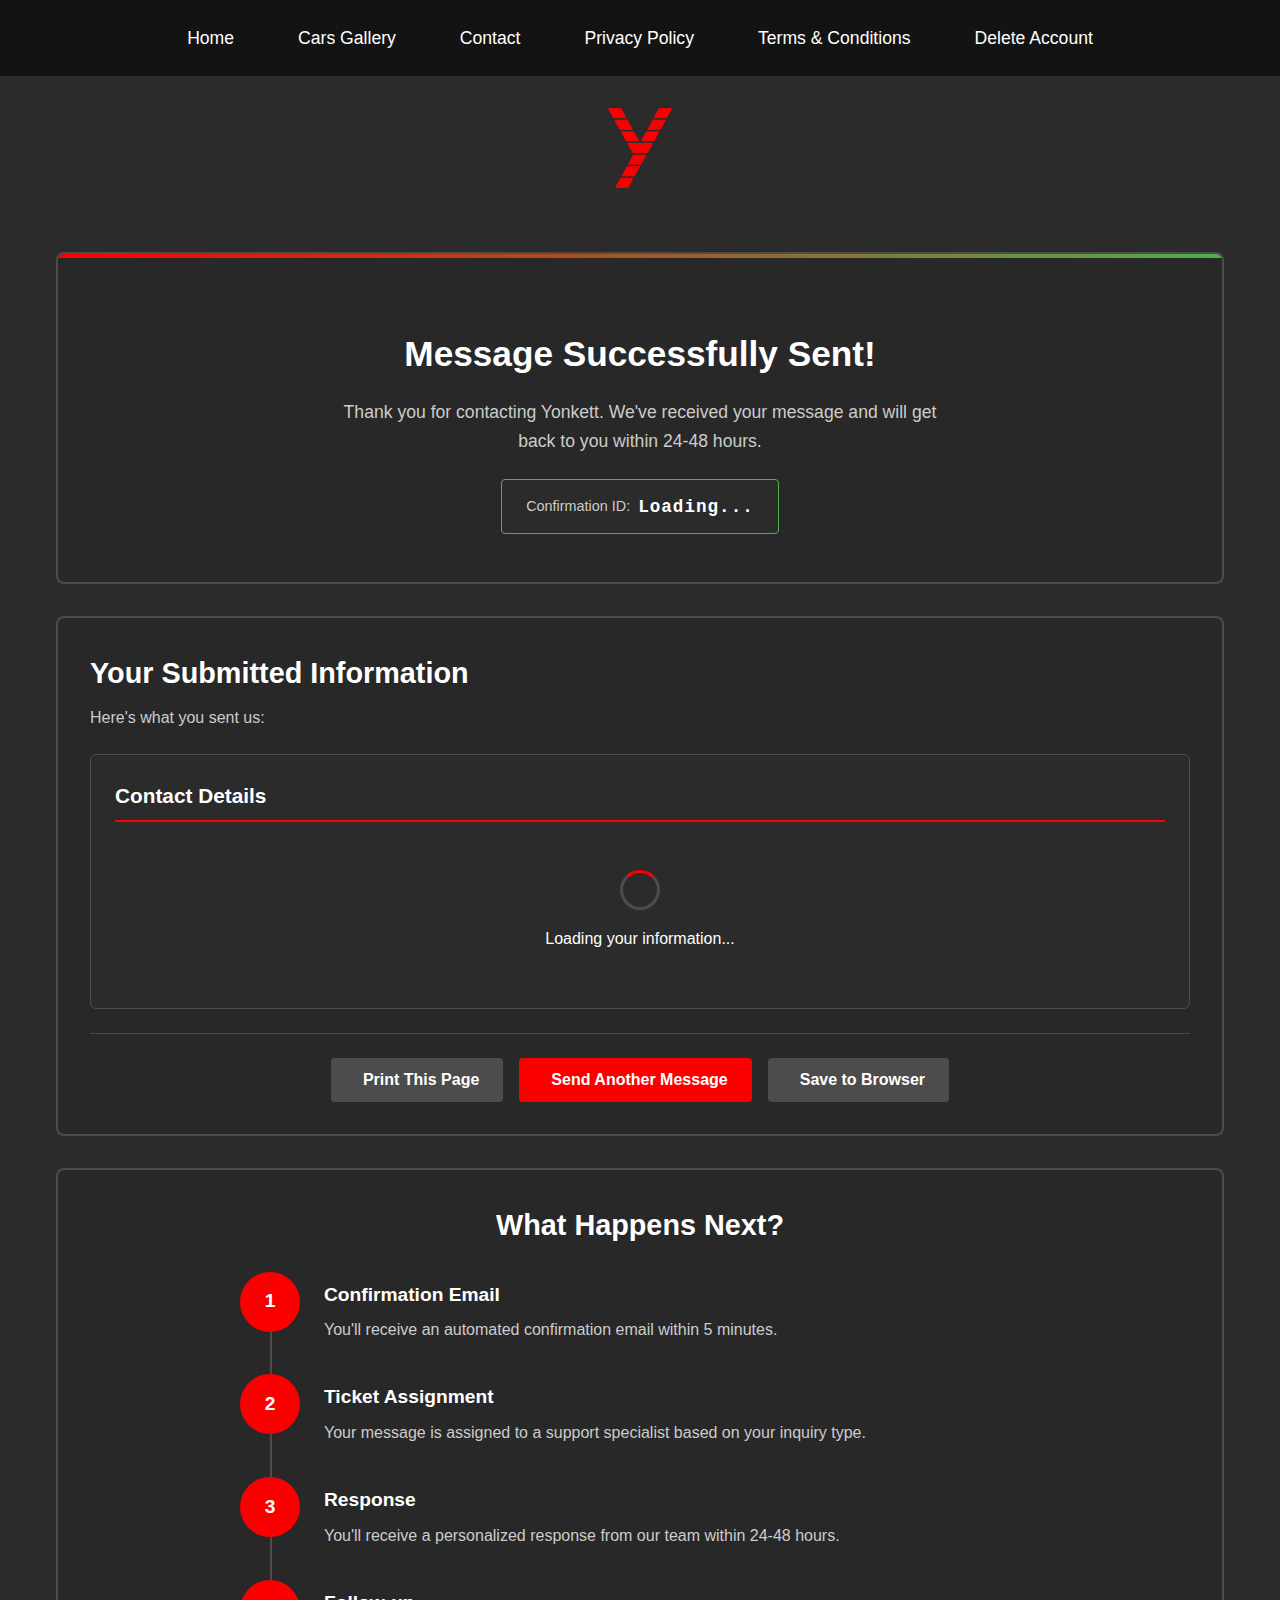
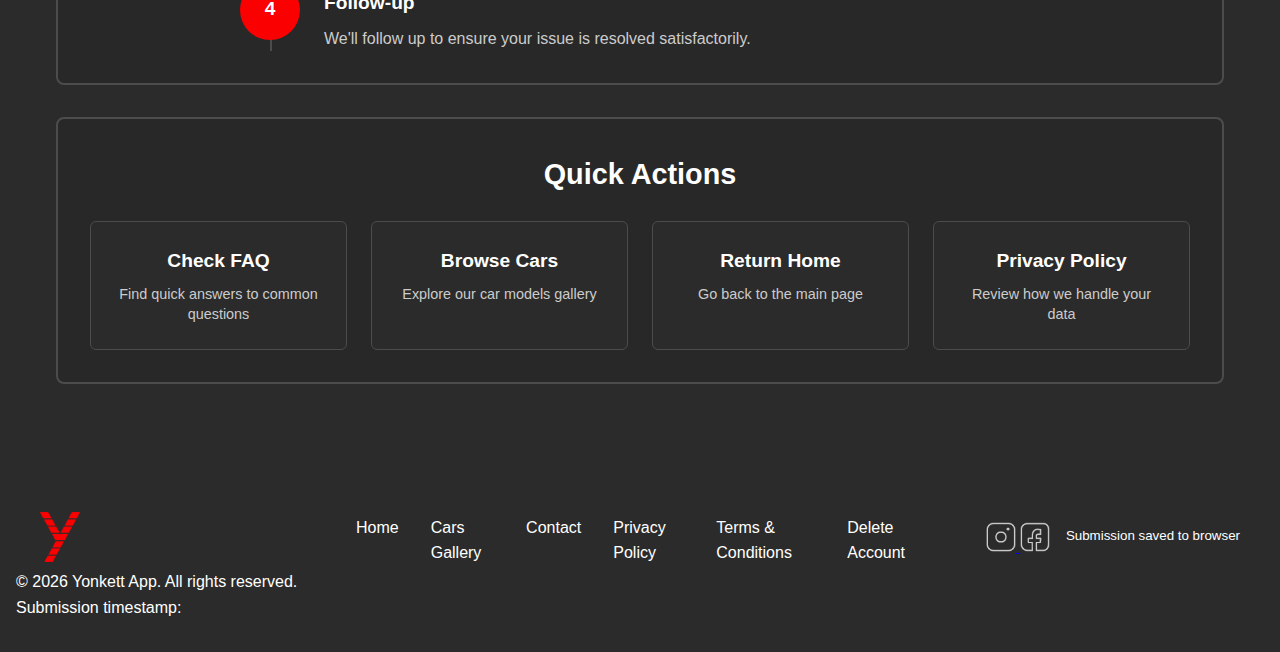
<file: form-action.html>
<!DOCTYPE html>
<html lang="en">

<head>
    <meta charset="UTF-8">
    <meta name="viewport" content="width=device-width, initial-scale=1.0">
    <title>Message Received - Yonkett App</title>
    <link rel="stylesheet" href="styles/project.css">
    <!-- Form action specific CSS -->
    <link rel="stylesheet" href="styles/form-action.css">
</head>

<body>
    <!-- Header with hamburger menu -->
    <header class="header">
        <button class="hamburger" aria-label="Toggle navigation menu">
            <span class="hamburger-line"></span>
            <span class="hamburger-line"></span>
            <span class="hamburger-line"></span>
        </button>
        
        <nav class="nav">
            <a href="index.html" class="nav-link">Home</a>
            <a href="cars.html" class="nav-link">Cars Gallery</a>
            <a href="contact.html" class="nav-link">Contact</a>
            <a href="privacy.html" class="nav-link">Privacy Policy</a>
            <a href="terms.html" class="nav-link">Terms & Conditions</a>
            <a href="delete-account.html" class="nav-link">Delete Account</a>
        </nav>
    </header>

    <!-- Logo container -->
    <div class="logo-container">
        <img src="images/logo-yonkett.png" alt="Yonkett Logo" class="header-logo">
    </div>

    <!-- Main content -->
    <main class="form-action-main">
        <!-- Success Message -->
        <section class="success-section">
            <div class="success-icon"></div>
            <h1>Message Successfully Sent!</h1>
            <p class="success-message">Thank you for contacting Yonkett. We've received your message and will get back to you within 24-48 hours.</p>
            
            <div class="confirmation-id">
                <span class="id-label">Confirmation ID:</span>
                <span class="id-value" id="confirmation-id">Loading...</span>
            </div>
        </section>

        <!-- Form Data Display Section -->
        <section class="data-display-section">
            <h2>Your Submitted Information</h2>
            <p class="section-description">Here's what you sent us:</p>
            
            <div class="data-card">
                <h3>Contact Details</h3>
                <div class="data-grid" id="form-data-display">
                    <!-- Data will be dynamically inserted here -->
                    <div class="loading-data">
                        <div class="loading-spinner"></div>
                        <p>Loading your information...</p>
                    </div>
                </div>
            </div>
            
            <div class="data-actions">
                <button id="print-btn" class="action-btn">
                    <span class="btn-icon"></span> Print This Page
                </button>
                <button id="new-message-btn" class="action-btn primary">
                    <span class="btn-icon"></span> Send Another Message
                </button>
                <button id="save-data-btn" class="action-btn">
                    <span class="btn-icon"></span> Save to Browser
                </button>
            </div>
        </section>

        <!-- What Happens Next Section -->
        <section class="next-steps-section">
            <h2>What Happens Next?</h2>
            <div class="timeline">
                <div class="timeline-item">
                    <div class="timeline-marker">1</div>
                    <div class="timeline-content">
                        <h3>Confirmation Email</h3>
                        <p>You'll receive an automated confirmation email within 5 minutes.</p>
                    </div>
                </div>
                <div class="timeline-item">
                    <div class="timeline-marker">2</div>
                    <div class="timeline-content">
                        <h3>Ticket Assignment</h3>
                        <p>Your message is assigned to a support specialist based on your inquiry type.</p>
                    </div>
                </div>
                <div class="timeline-item">
                    <div class="timeline-marker">3</div>
                    <div class="timeline-content">
                        <h3>Response</h3>
                        <p>You'll receive a personalized response from our team within 24-48 hours.</p>
                    </div>
                </div>
                <div class="timeline-item">
                    <div class="timeline-marker">4</div>
                    <div class="timeline-content">
                        <h3>Follow-up</h3>
                        <p>We'll follow up to ensure your issue is resolved satisfactorily.</p>
                    </div>
                </div>
            </div>
        </section>

        <!-- Quick Actions Section -->
        <section class="quick-actions-section">
            <h2>Quick Actions</h2>
            <div class="actions-grid">
                <a href="faq.html" class="action-card">
                    <h3>Check FAQ</h3>
                    <p>Find quick answers to common questions</p>
                </a>
                <a href="cars.html" class="action-card">
                    <h3>Browse Cars</h3>
                    <p>Explore our car models gallery</p>
                </a>
                <a href="index.html" class="action-card">
                    <h3>Return Home</h3>
                    <p>Go back to the main page</p>
                </a>
                <a href="privacy.html" class="action-card">
                    <h3>Privacy Policy</h3>
                    <p>Review how we handle your data</p>
                </a>
            </div>
        </section>

        <!-- Session History Modal -->
        <dialog class="history-modal" id="history-modal">
            <div class="modal-content">
                <h3>Your Contact History</h3>
                <div class="history-content" id="history-content">
                    <!-- History will be inserted here -->
                </div>
                <div class="modal-actions">
                    <button type="button" class="secondary-btn" id="clear-history-btn">
                        Clear History
                    </button>
                    <button type="button" class="primary-btn" id="close-history-btn">
                        Close
                    </button>
                </div>
            </div>
        </dialog>

        <!-- Saved Data Modal -->
        <dialog class="saved-data-modal" id="saved-data-modal">
            <div class="modal-content">
                <h3>Saved Form Submissions</h3>
                <div class="saved-data-content" id="saved-data-content">
                    <!-- Saved data will be inserted here -->
                </div>
                <div class="modal-actions">
                    <button type="button" class="secondary-btn" id="clear-saved-data-btn">
                        Clear All Saved
                    </button>
                    <button type="button" class="primary-btn" id="close-saved-data-btn">
                        Close
                    </button>
                </div>
            </div>
        </dialog>
    </main>

    <!-- Footer -->
    <footer class="footer">
        <div class="footer-content">
            <div class="footer-left">
                <img src="images/logo-yonkett.png" alt="Yonkett Logo" class="footer-logo">
            </div>
            <div class="footer-center">
                <a href="index.html" class="footer-link">Home</a>
                <a href="cars.html" class="footer-link">Cars Gallery</a>
                <a href="contact.html" class="footer-link">Contact</a>
                <a href="privacy.html" class="footer-link">Privacy Policy</a>
                <a href="terms.html" class="footer-link">Terms & Conditions</a>
                <a href="delete-account.html" class="footer-link">Delete Account</a>
            </div>
            <div class="footer-right">
                <div class="social-links">
                    <a href="#" class="social-link" aria-label="Instagram">
                        <img src="images/insta-yonkett.png" alt="Instagram" class="social-icon">
                    </a>
                    <a href="#" class="social-link" aria-label="Facebook">
                        <img src="images/facebook-yonkett.png" alt="Facebook" class="social-icon">
                    </a>
                </div>
                <div class="local-storage-info">
                    <small>Submission saved to browser</small>
                </div>
            </div>
        </div>
        <div class="footer-bottom">
            <p>&copy; <span id="current-year"></span> Yonkett App. All rights reserved.</p>
            <p>Submission timestamp: <span id="submission-time"></span></p>
        </div>
    </footer>

    <!-- JavaScript -->
    <script src="scripts/form-action.js" type="module"></script>
    <script src="scripts/project.js" type="module"></script>
</body>

</html>
</file>
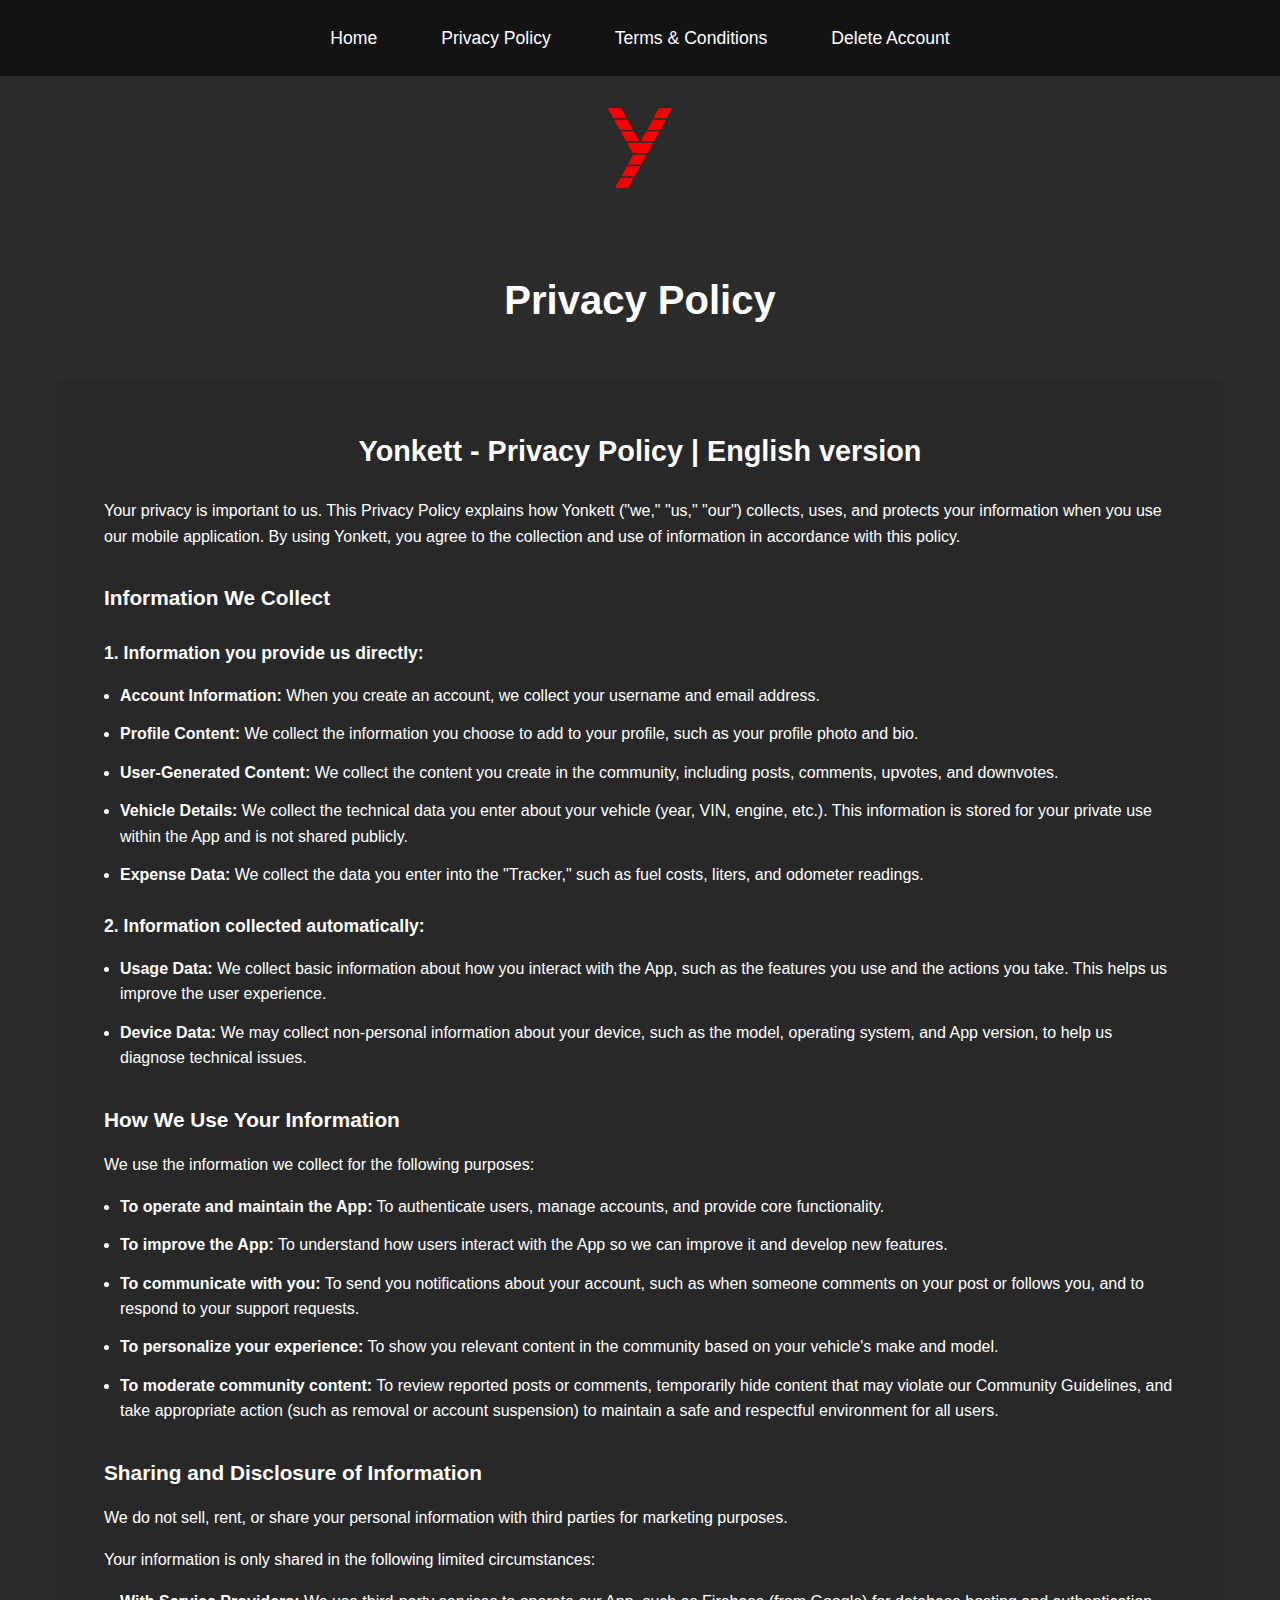
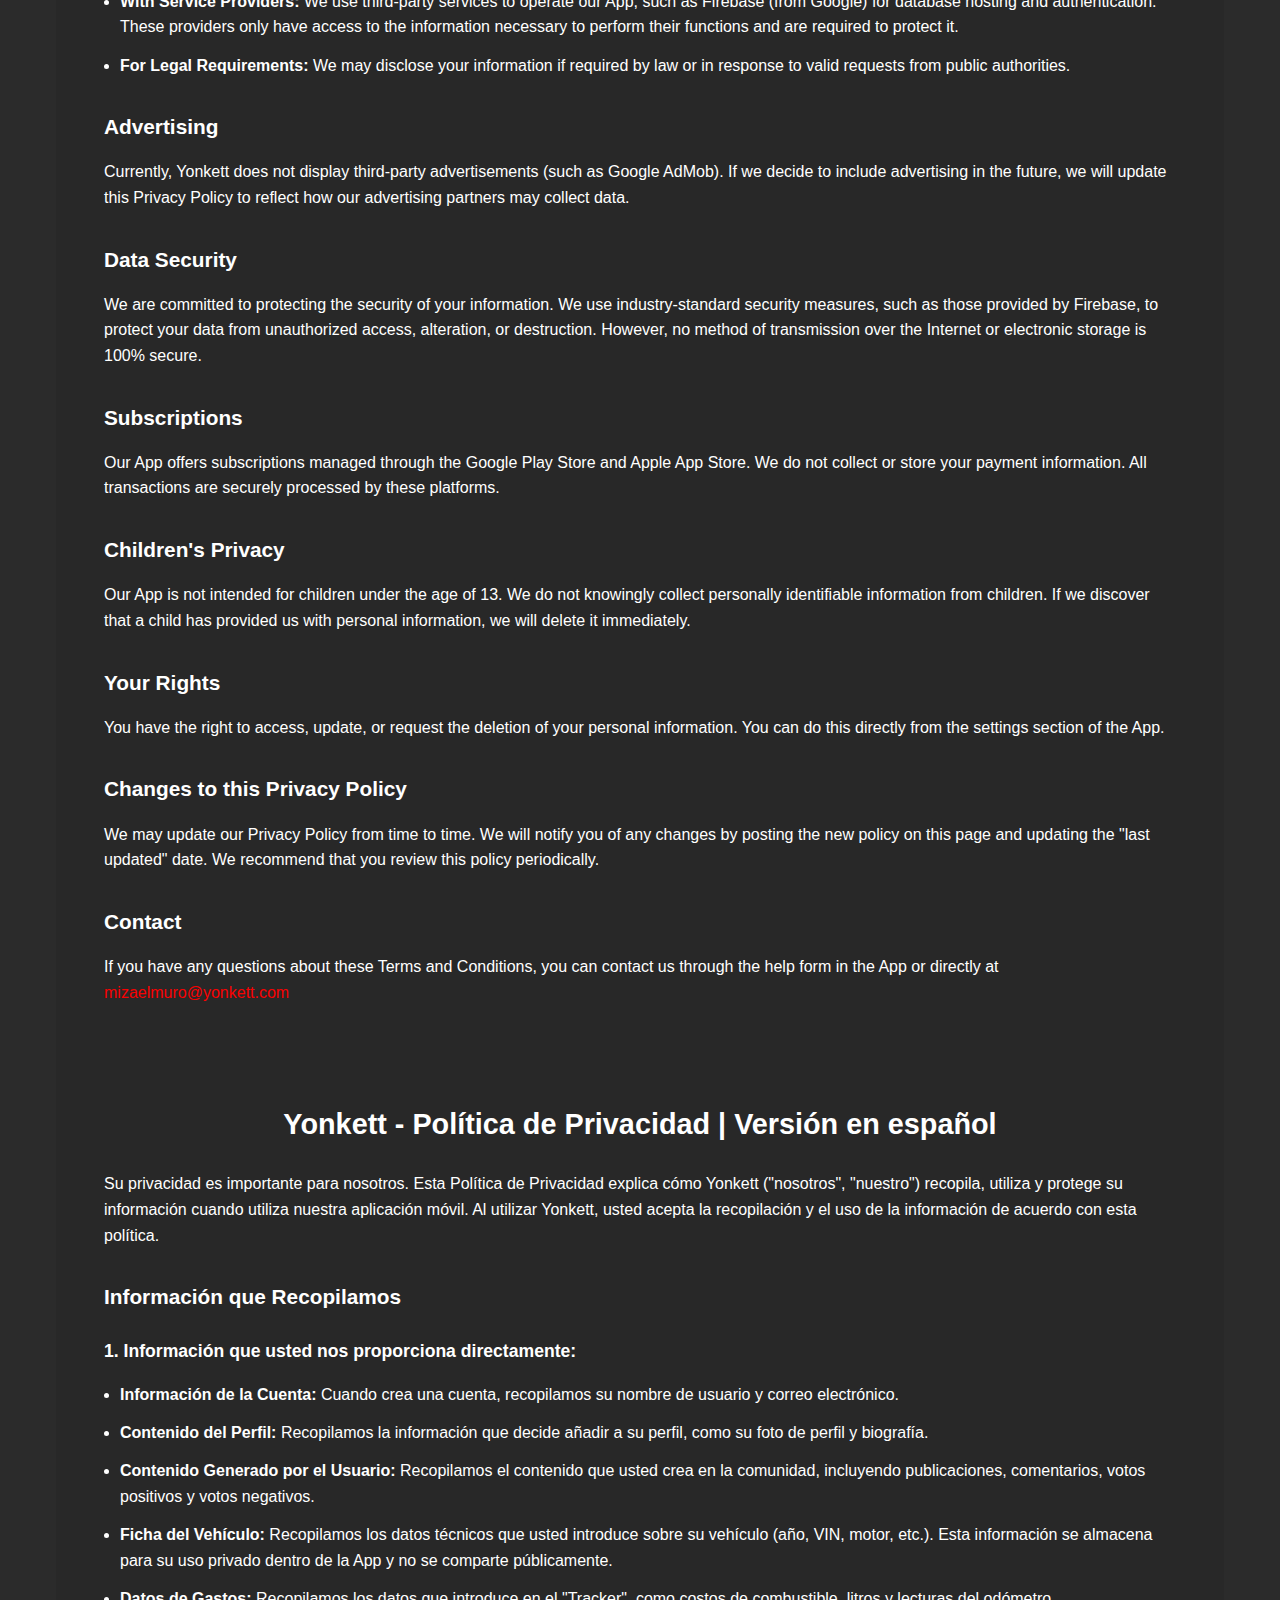
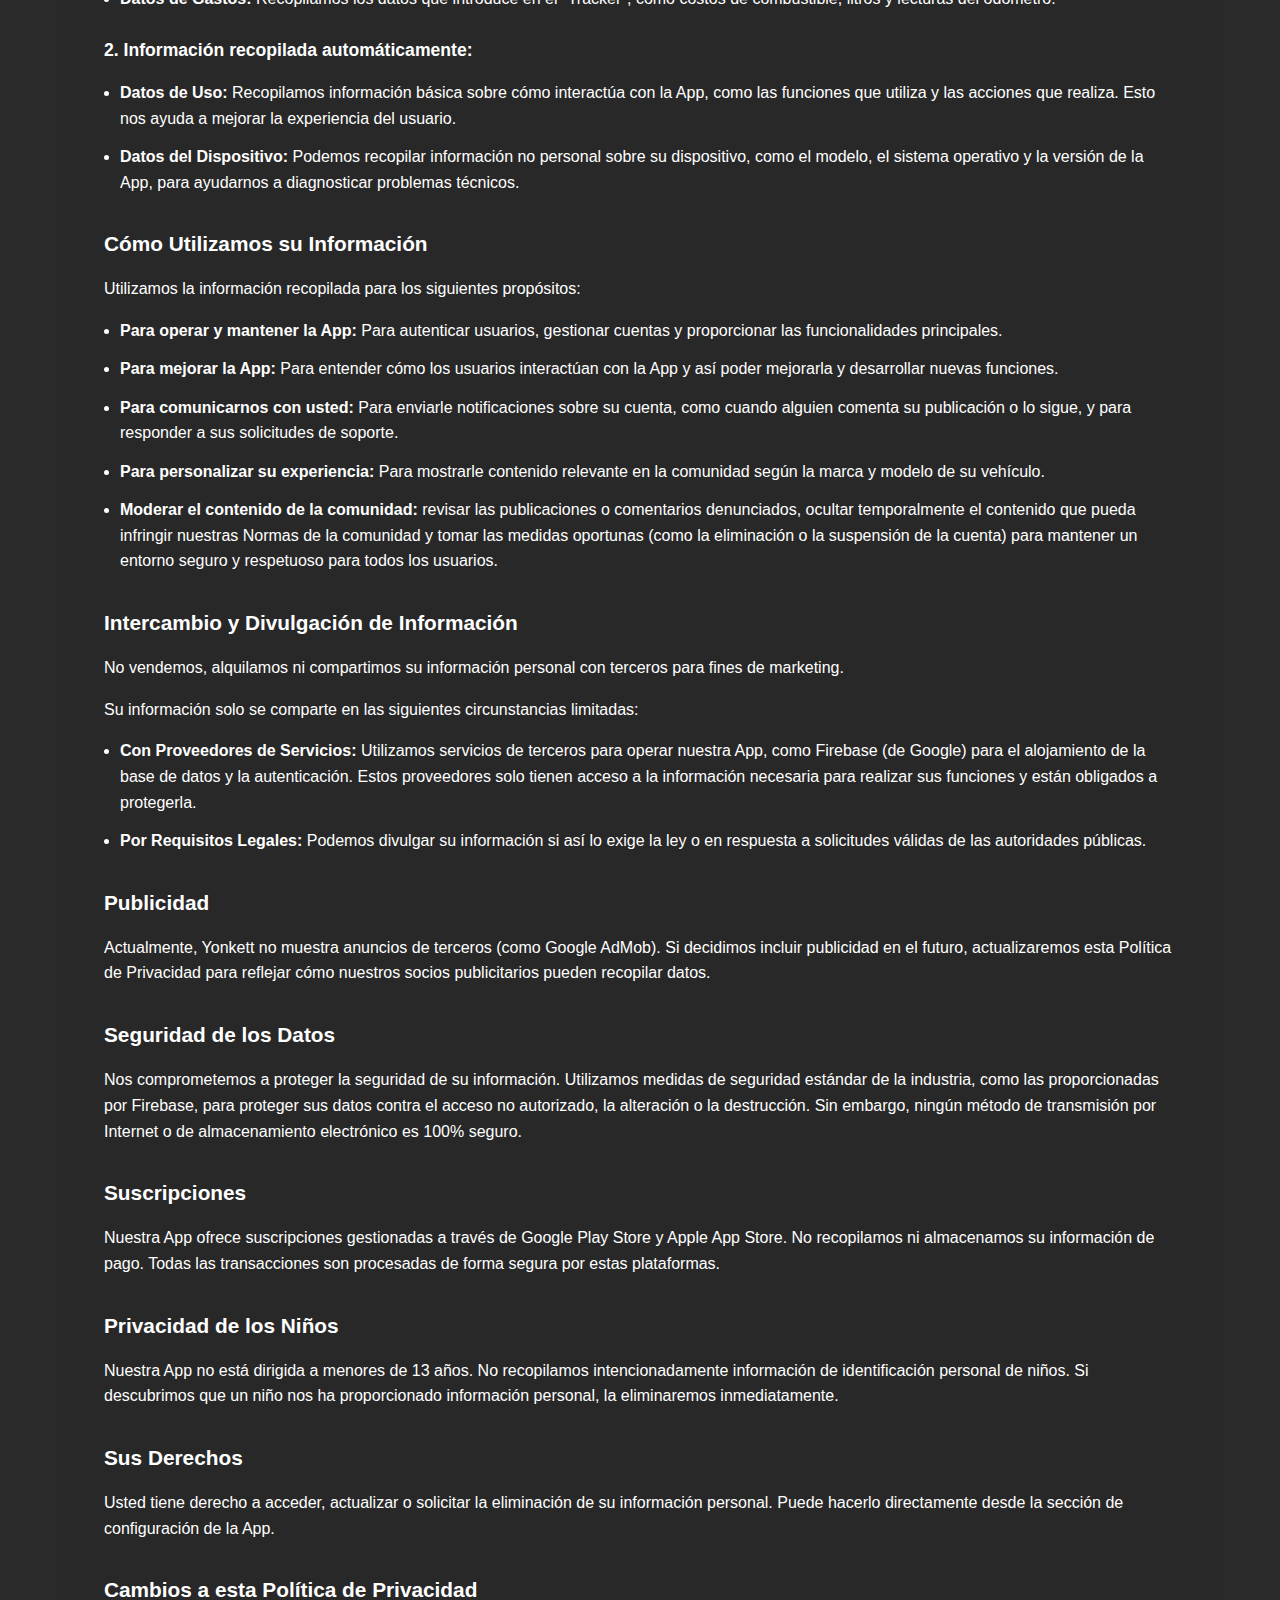
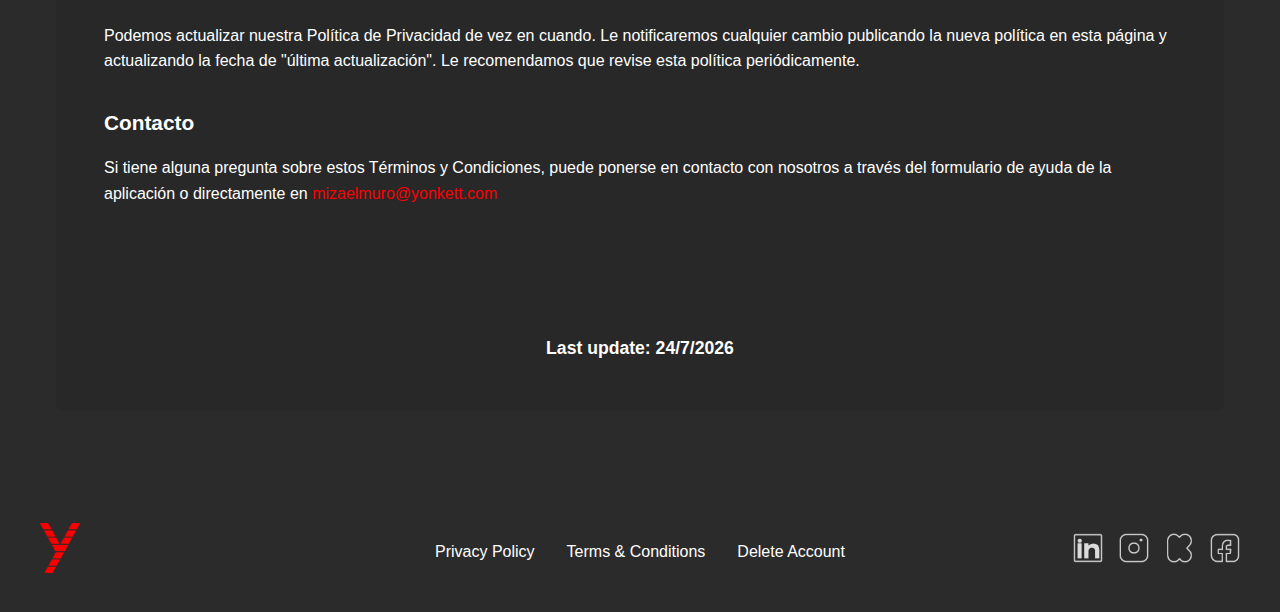
<file: privacy.html>
<!DOCTYPE html>
<html lang="en">

<head>
    <meta charset="UTF-8">
    <meta name="viewport" content="width=device-width, initial-scale=1.0">
    <title>Privacy Policy - Yonkett</title>
    <link rel="stylesheet" href="styles/project.css">
</head>

<body>
    <!-- Header -->
    <header class="header">
        <nav class="nav">
            <a href="index.html" class="nav-link">Home</a>
            <a href="privacy.html" class="nav-link">Privacy Policy</a>
            <a href="terms.html" class="nav-link">Terms & Conditions</a>
            <a href="delete-account.html" class="nav-link">Delete Account</a>
        </nav>
    </header>

    <div class="logo-container">
        <img src="images/logo-yonkett.png" alt="Yonkett Logo" class="header-logo">
    </div>
    <!-- Content Section -->
    <main class="content-page">
        <div class="container">
            <h1>Privacy Policy</h1>
            <div class="content-text">

                <!-- English Version -->
                <div class="language-section">
                    <h2>Yonkett - Privacy Policy | English version</h2>
                    <p>Your privacy is important to us. This Privacy Policy explains how Yonkett ("we," "us," "our")
                        collects, uses, and protects your information when you use our mobile application. By using
                        Yonkett, you agree to the collection and use of information in accordance with this policy.</p>

                    <h3>Information We Collect</h3>

                    <h4>1. Information you provide us directly:</h4>
                    <ul>
                        <li><strong>Account Information:</strong> When you create an account, we collect your username
                            and email address.</li>
                        <li><strong>Profile Content:</strong> We collect the information you choose to add to your
                            profile, such as your profile photo and bio.</li>
                        <li><strong>User-Generated Content:</strong> We collect the content you create in the community,
                            including posts, comments, upvotes, and downvotes.</li>
                        <li><strong>Vehicle Details:</strong> We collect the technical data you enter about your vehicle
                            (year, VIN, engine, etc.). This information is stored for your private use within the App
                            and is not shared publicly.</li>
                        <li><strong>Expense Data:</strong> We collect the data you enter into the "Tracker," such as
                            fuel costs, liters, and odometer readings.</li>
                    </ul>

                    <h4>2. Information collected automatically:</h4>
                    <ul>
                        <li><strong>Usage Data:</strong> We collect basic information about how you interact with the
                            App, such as the features you use and the actions you take. This helps us improve the user
                            experience.</li>
                        <li><strong>Device Data:</strong> We may collect non-personal information about your device,
                            such as the model, operating system, and App version, to help us diagnose technical issues.
                        </li>
                    </ul>

                    <h3>How We Use Your Information</h3>
                    <p>We use the information we collect for the following purposes:</p>
                    <ul>
                        <li><strong>To operate and maintain the App:</strong> To authenticate users, manage accounts,
                            and provide core functionality.</li>
                        <li><strong>To improve the App:</strong> To understand how users interact with the App so we can
                            improve it and develop new features.</li>
                        <li><strong>To communicate with you:</strong> To send you notifications about your account, such
                            as when someone comments on your post or follows you, and to respond to your support
                            requests.</li>
                        <li><strong>To personalize your experience:</strong> To show you relevant content in the
                            community based on your vehicle's make and model.</li>
                        <li><strong>To moderate community content:</strong> To review reported posts or comments,
                            temporarily hide content that may violate our Community Guidelines, and take appropriate
                            action (such as removal or account suspension) to maintain a safe and respectful environment
                            for all users.</li>
                    </ul>

                    <h3>Sharing and Disclosure of Information</h3>
                    <p>We do not sell, rent, or share your personal information with third parties for marketing
                        purposes.</p>
                    <p>Your information is only shared in the following limited circumstances:</p>
                    <ul>
                        <li><strong>With Service Providers:</strong> We use third-party services to operate our App,
                            such as Firebase (from Google) for database hosting and authentication. These providers only
                            have access to the information necessary to perform their functions and are required to
                            protect it.</li>
                        <li><strong>For Legal Requirements:</strong> We may disclose your information if required by law
                            or in response to valid requests from public authorities.</li>
                    </ul>

                    <h3>Advertising</h3>
                    <p>Currently, Yonkett does not display third-party advertisements (such as Google AdMob). If we
                        decide to include advertising in the future, we will update this Privacy Policy to reflect how
                        our advertising partners may collect data.</p>

                    <h3>Data Security</h3>
                    <p>We are committed to protecting the security of your information. We use industry-standard
                        security measures, such as those provided by Firebase, to protect your data from unauthorized
                        access, alteration, or destruction. However, no method of transmission over the Internet or
                        electronic storage is 100% secure.</p>

                    <h3>Subscriptions</h3>
                    <p>Our App offers subscriptions managed through the Google Play Store and Apple App Store. We do not
                        collect or store your payment information. All transactions are securely processed by these
                        platforms.</p>

                    <h3>Children's Privacy</h3>
                    <p>Our App is not intended for children under the age of 13. We do not knowingly collect personally
                        identifiable information from children. If we discover that a child has provided us with
                        personal information, we will delete it immediately.</p>

                    <h3>Your Rights</h3>
                    <p>You have the right to access, update, or request the deletion of your personal information. You
                        can do this directly from the settings section of the App.</p>

                    <h3>Changes to this Privacy Policy</h3>
                    <p>We may update our Privacy Policy from time to time. We will notify you of any changes by posting
                        the new policy on this page and updating the "last updated" date. We recommend that you review
                        this policy periodically.</p>

                    <h3>Contact</h3>
                    <p>If you have any questions about these Terms and Conditions, you can contact us through the help
                        form in the App or directly at <a
                            href="mailto:mizaelmuro@yonkett.com">mizaelmuro@yonkett.com</a></p>
                </div>

                <!-- Spanish Version -->
                <div class="language-section">
                    <h2>Yonkett - Política de Privacidad | Versión en español</h2>
                    <p>Su privacidad es importante para nosotros. Esta Política de Privacidad explica cómo Yonkett
                        ("nosotros", "nuestro") recopila, utiliza y protege su información cuando utiliza nuestra
                        aplicación móvil. Al utilizar Yonkett, usted acepta la recopilación y el uso de la información
                        de acuerdo con esta política.</p>

                    <h3>Información que Recopilamos</h3>

                    <h4>1. Información que usted nos proporciona directamente:</h4>
                    <ul>
                        <li><strong>Información de la Cuenta:</strong> Cuando crea una cuenta, recopilamos su nombre de
                            usuario y correo electrónico.</li>
                        <li><strong>Contenido del Perfil:</strong> Recopilamos la información que decide añadir a su
                            perfil, como su foto de perfil y biografía.</li>
                        <li><strong>Contenido Generado por el Usuario:</strong> Recopilamos el contenido que usted crea
                            en la comunidad, incluyendo publicaciones, comentarios, votos positivos y votos negativos.
                        </li>
                        <li><strong>Ficha del Vehículo:</strong> Recopilamos los datos técnicos que usted introduce
                            sobre su vehículo (año, VIN, motor, etc.). Esta información se almacena para su uso privado
                            dentro de la App y no se comparte públicamente.</li>
                        <li><strong>Datos de Gastos:</strong> Recopilamos los datos que introduce en el "Tracker", como
                            costos de combustible, litros y lecturas del odómetro.</li>
                    </ul>

                    <h4>2. Información recopilada automáticamente:</h4>
                    <ul>
                        <li><strong>Datos de Uso:</strong> Recopilamos información básica sobre cómo interactúa con la
                            App, como las funciones que utiliza y las acciones que realiza. Esto nos ayuda a mejorar la
                            experiencia del usuario.</li>
                        <li><strong>Datos del Dispositivo:</strong> Podemos recopilar información no personal sobre su
                            dispositivo, como el modelo, el sistema operativo y la versión de la App, para ayudarnos a
                            diagnosticar problemas técnicos.</li>
                    </ul>

                    <h3>Cómo Utilizamos su Información</h3>
                    <p>Utilizamos la información recopilada para los siguientes propósitos:</p>
                    <ul>
                        <li><strong>Para operar y mantener la App:</strong> Para autenticar usuarios, gestionar cuentas
                            y proporcionar las funcionalidades principales.</li>
                        <li><strong>Para mejorar la App:</strong> Para entender cómo los usuarios interactúan con la App
                            y así poder mejorarla y desarrollar nuevas funciones.</li>
                        <li><strong>Para comunicarnos con usted:</strong> Para enviarle notificaciones sobre su cuenta,
                            como cuando alguien comenta su publicación o lo sigue, y para responder a sus solicitudes de
                            soporte.</li>
                        <li><strong>Para personalizar su experiencia:</strong> Para mostrarle contenido relevante en la
                            comunidad según la marca y modelo de su vehículo.</li>
                        <li><strong>Moderar el contenido de la comunidad:</strong> revisar las publicaciones o
                            comentarios denunciados, ocultar temporalmente el contenido que pueda infringir nuestras
                            Normas de la comunidad y tomar las medidas oportunas (como la eliminación o la suspensión de
                            la cuenta) para mantener un entorno seguro y respetuoso para todos los usuarios.</li>
                    </ul>

                    <h3>Intercambio y Divulgación de Información</h3>
                    <p>No vendemos, alquilamos ni compartimos su información personal con terceros para fines de
                        marketing.</p>
                    <p>Su información solo se comparte en las siguientes circunstancias limitadas:</p>
                    <ul>
                        <li><strong>Con Proveedores de Servicios:</strong> Utilizamos servicios de terceros para operar
                            nuestra App, como Firebase (de Google) para el alojamiento de la base de datos y la
                            autenticación. Estos proveedores solo tienen acceso a la información necesaria para realizar
                            sus funciones y están obligados a protegerla.</li>
                        <li><strong>Por Requisitos Legales:</strong> Podemos divulgar su información si así lo exige la
                            ley o en respuesta a solicitudes válidas de las autoridades públicas.</li>
                    </ul>

                    <h3>Publicidad</h3>
                    <p>Actualmente, Yonkett no muestra anuncios de terceros (como Google AdMob). Si decidimos incluir
                        publicidad en el futuro, actualizaremos esta Política de Privacidad para reflejar cómo nuestros
                        socios publicitarios pueden recopilar datos.</p>

                    <h3>Seguridad de los Datos</h3>
                    <p>Nos comprometemos a proteger la seguridad de su información. Utilizamos medidas de seguridad
                        estándar de la industria, como las proporcionadas por Firebase, para proteger sus datos contra
                        el acceso no autorizado, la alteración o la destrucción. Sin embargo, ningún método de
                        transmisión por Internet o de almacenamiento electrónico es 100% seguro.</p>

                    <h3>Suscripciones</h3>
                    <p>Nuestra App ofrece suscripciones gestionadas a través de Google Play Store y Apple App Store. No
                        recopilamos ni almacenamos su información de pago. Todas las transacciones son procesadas de
                        forma segura por estas plataformas.</p>

                    <h3>Privacidad de los Niños</h3>
                    <p>Nuestra App no está dirigida a menores de 13 años. No recopilamos intencionadamente información
                        de identificación personal de niños. Si descubrimos que un niño nos ha proporcionado información
                        personal, la eliminaremos inmediatamente.</p>

                    <h3>Sus Derechos</h3>
                    <p>Usted tiene derecho a acceder, actualizar o solicitar la eliminación de su información personal.
                        Puede hacerlo directamente desde la sección de configuración de la App.</p>

                    <h3>Cambios a esta Política de Privacidad</h3>
                    <p>Podemos actualizar nuestra Política de Privacidad de vez en cuando. Le notificaremos cualquier
                        cambio publicando la nueva política en esta página y actualizando la fecha de "última
                        actualización". Le recomendamos que revise esta política periódicamente.</p>

                    <h3>Contacto</h3>
                    <p>Si tiene alguna pregunta sobre estos Términos y Condiciones, puede ponerse en contacto con
                        nosotros a través del formulario de ayuda de la aplicación o directamente en <a
                            href="mailto:mizaelmuro@yonkett.com">mizaelmuro@yonkett.com</a></p>
                </div>

                <!-- Last Update -->
                <div class="last-update">
                    <p><strong>Last update: <span id="update-date"></span></strong></p>
                </div>

            </div>
        </div>
    </main>

    <!-- Footer -->
    <footer class="footer">
        <div class="footer-content">
            <div class="footer-left">
                <img src="images/logo-yonkett.png" alt="Yonkett Logo" class="footer-logo">
            </div>
            <div class="footer-center">
                <a href="privacy.html" class="footer-link">Privacy Policy</a>
                <a href="terms.html" class="footer-link">Terms & Conditions</a>
                <a href="delete-account.html" class="footer-link">Delete Account</a>
            </div>
            <div class="footer-right">
                <a href="#" class="social-link">
                    <img src="images/linkedin-yonkett.png" alt="LinkedIn" class="social-icon">
                </a>
                <a href="#" class="social-link">
                    <img src="images/insta-yonkett.png" alt="Instagram" class="social-icon">
                </a>
                <a href="#" class="social-link">
                    <img src="images/kickstarter-yonkett.png" alt="Kickstarter" class="social-icon">
                </a>
                <a href="#" class="social-link">
                    <img src="images/facebook-yonkett.png" alt="Facebook" class="social-icon">
                </a>
            </div>
        </div>
    </footer>

    <script src="scripts/project.js"></script>
</body>

</html>
</file>
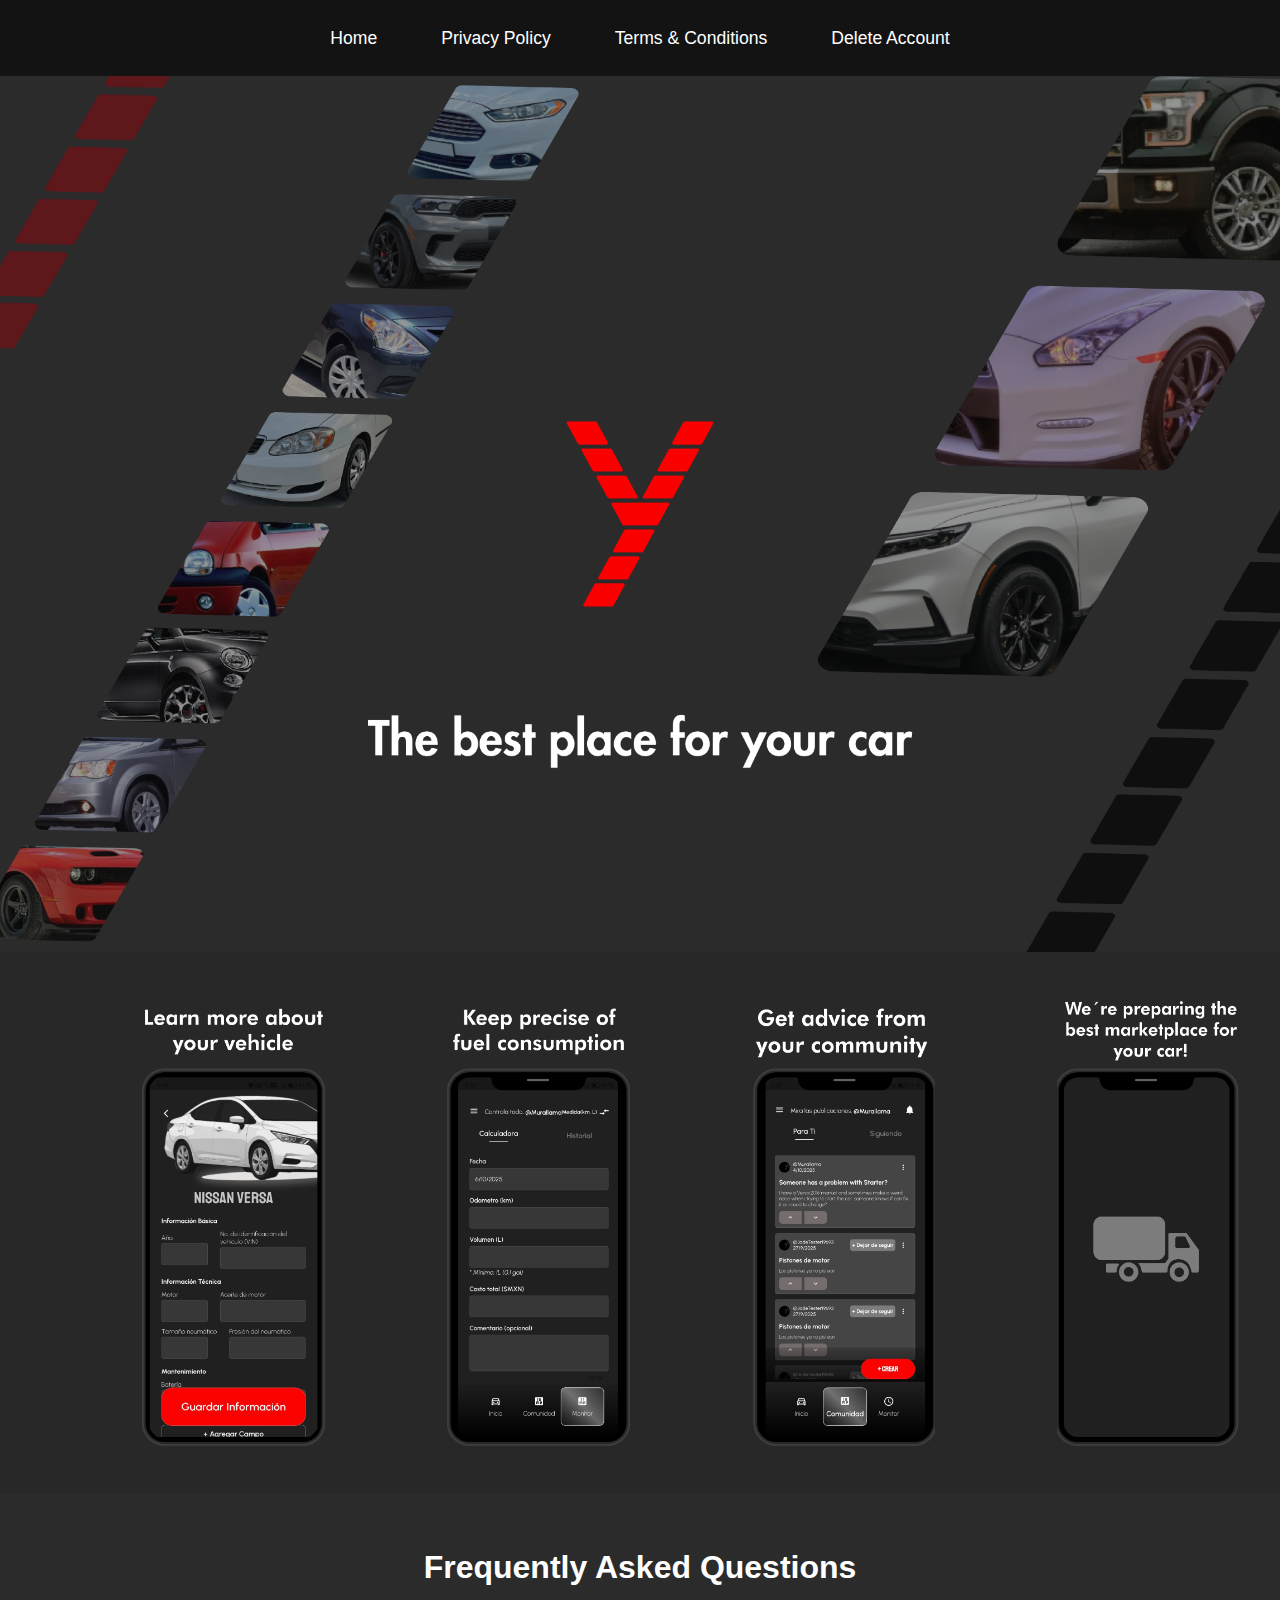
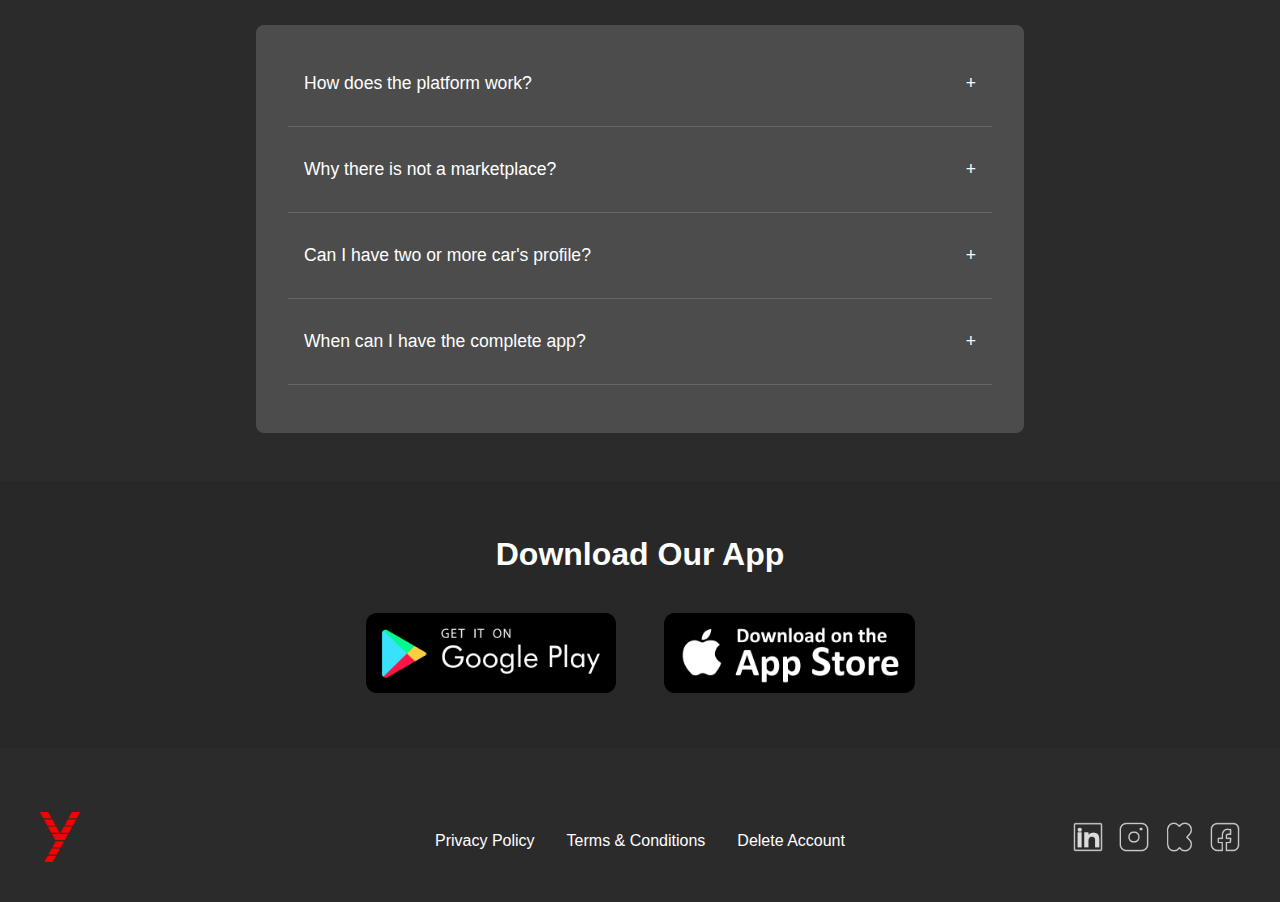
<file: project.html>
<!DOCTYPE html>
<html lang="en">

<head>
    <meta charset="UTF-8">
    <meta name="viewport" content="width=device-width, initial-scale=1.0">
    <title>Yonkett App</title>
    <link rel="stylesheet" href="styles/project.css">
</head>

<body>
    <!-- Header -->
    <header class="header">
        <nav class="nav">
            <a href="project.html" class="nav-link">Home</a>
            <a href="privacy.html" class="nav-link">Privacy Policy</a>
            <a href="terms.html" class="nav-link">Terms & Conditions</a>
            <a href="delete-account.html" class="nav-link">Delete Account</a>
        </nav>
    </header>

    <!-- Hero Section -->
    <section class="hero">
        <img src="images/header-yonkett.png" alt="Yonkett App" class="hero-image">
    </section>

    <!-- Info Section -->
    <section class="info-section">
        <div class="info-grid">
            <div class="info-card">
                <img src="images/info-yonkett.png" alt="How Yonkett Works" class="info-image">
            </div>
            <div class="info-card">
                <img src="images/fuel-yonkett.png" alt="Fuel Tracking" class="info-image">
            </div>
            <div class="info-card">
                <img src="images/community-yonkett.png" alt="Community" class="info-image">
            </div>
            <div class="info-card">
                <img src="images/marketplace-yonkett.png" alt="Marketplace" class="info-image">
            </div>
        </div>
    </section>

    <!-- FAQ Section -->
    <section class="faq-section">
        <h2 class="faq-title">Frequently Asked Questions</h2>
        <div class="faq-container">
            <!-- FAQ items will be added by JavaScript -->
        </div>
    </section>

    <!-- App Stores Section -->
    <section class="stores-section">
        <h2 class="stores-title">Download Our App</h2>
        <div class="stores-buttons">
            <a href="https://play.google.com/store/apps/details?id=com.yonkett.yonkett" class="store-link">
                <img src="images/google-yonkett.png" alt="Google Play Store" class="store-image">
            </a>
            <a href="https://apps.apple.com/mx/app/yonkett/id6752039154" class="store-link">
                <img src="images/appstore-yonkett.png" alt="Apple App Store" class="store-image">
            </a>
        </div>
    </section>

    <!-- Footer -->
    <footer class="footer">
        <div class="footer-content">
            <div class="footer-left">
                <img src="images/logo-yonkett.png" alt="Yonkett Logo" class="footer-logo">
            </div>
            <div class="footer-center">
                <a href="privacy.html" class="footer-link">Privacy Policy</a>
                <a href="terms.html" class="footer-link">Terms & Conditions</a>
                <a href="delete-account.html" class="footer-link">Delete Account</a>
            </div>
            <div class="footer-right">
                <a href="fallllllltaaaa el linkkkkkkk" class="social-link">
                    <img src="images/linkedin-yonkett.png" alt="LinkedIn" class="social-icon">
                </a>
                <a href="fallllllltaaaa el linkkkkkkk" class="social-link">
                    <img src="images/insta-yonkett.png" alt="Instagram" class="social-icon">
                </a>
                <a href="fallllllltaaaa el linkkkkkkk" class="social-link">
                    <img src="images/kickstarter-yonkett.png" alt="Kickstarter" class="social-icon">
                </a>
                <a href="fallllllltaaaa el linkkkkkkk" class="social-link">
                    <img src="images/facebook-yonkett.png" alt="Facebook" class="social-icon">
                </a>

            </div>
        </div>
    </footer>

    <script src="scripts/project.js"></script>
</body>

</html>
</file>
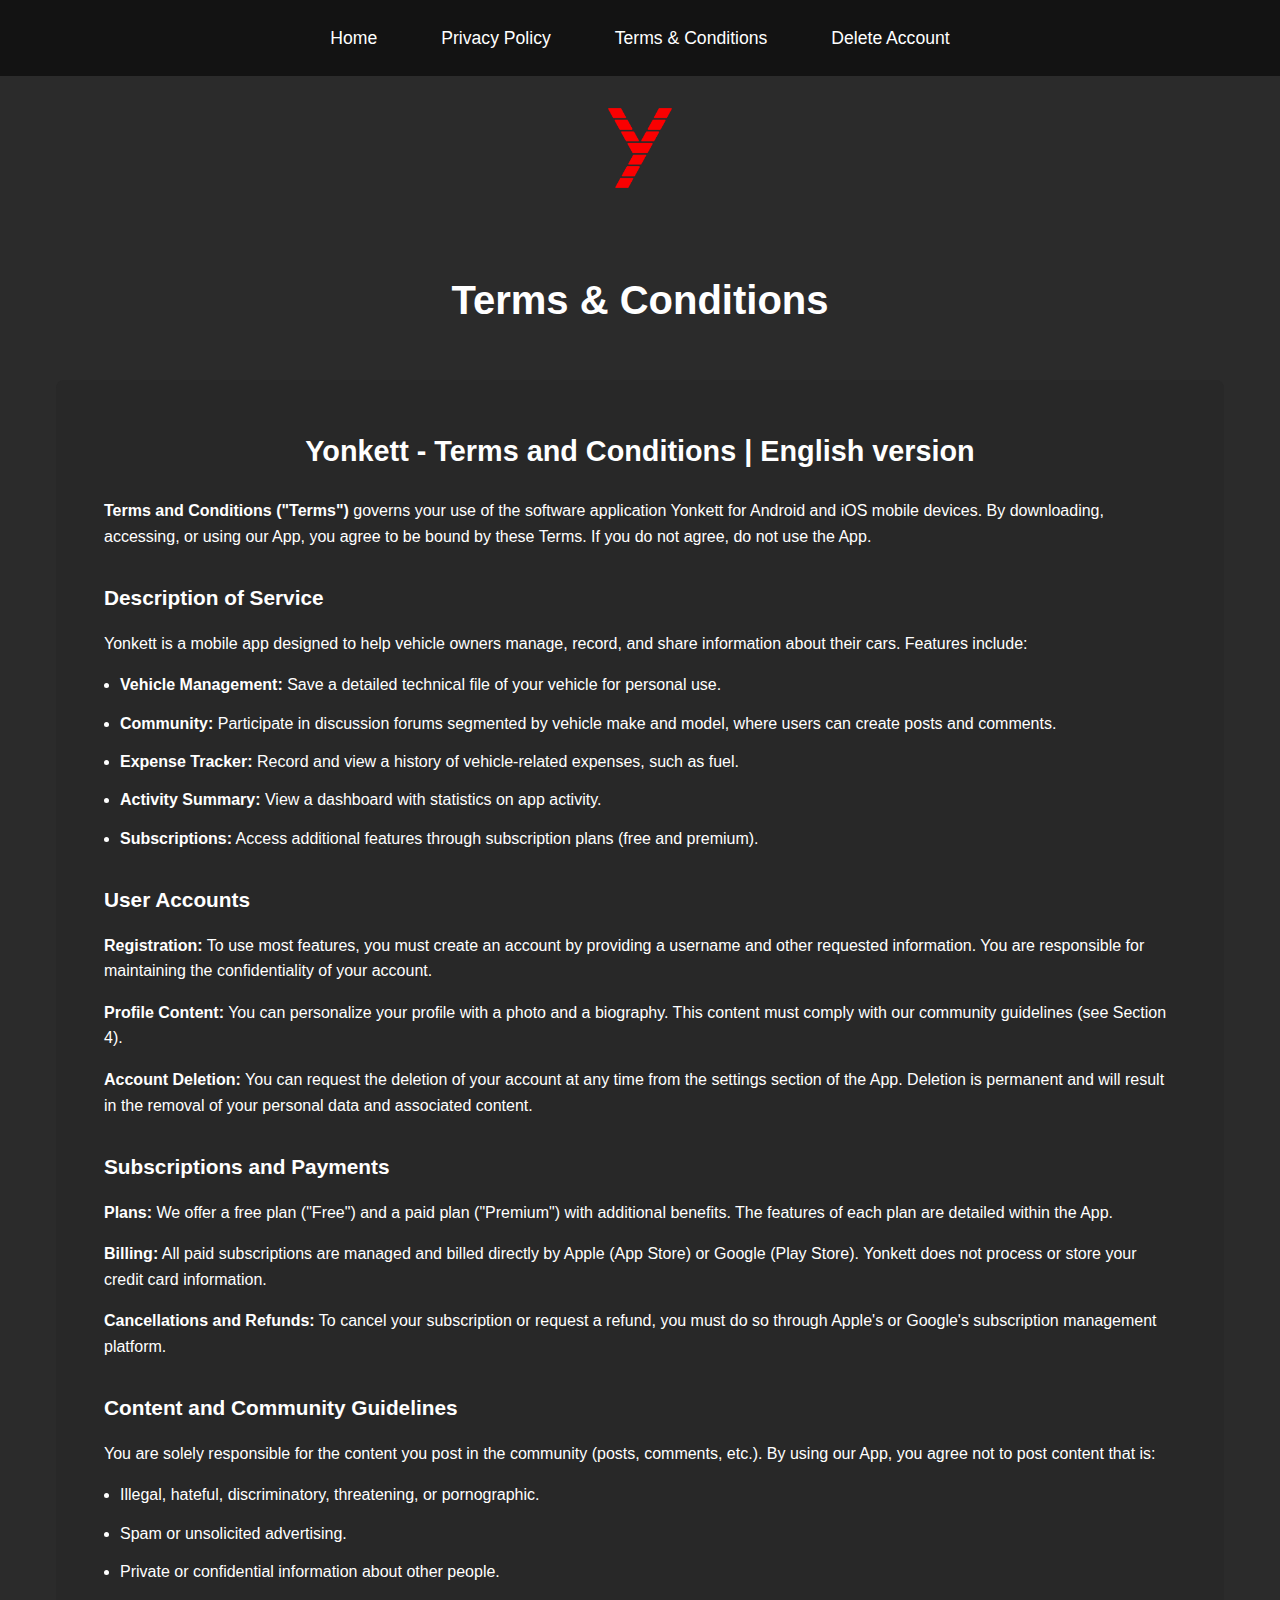
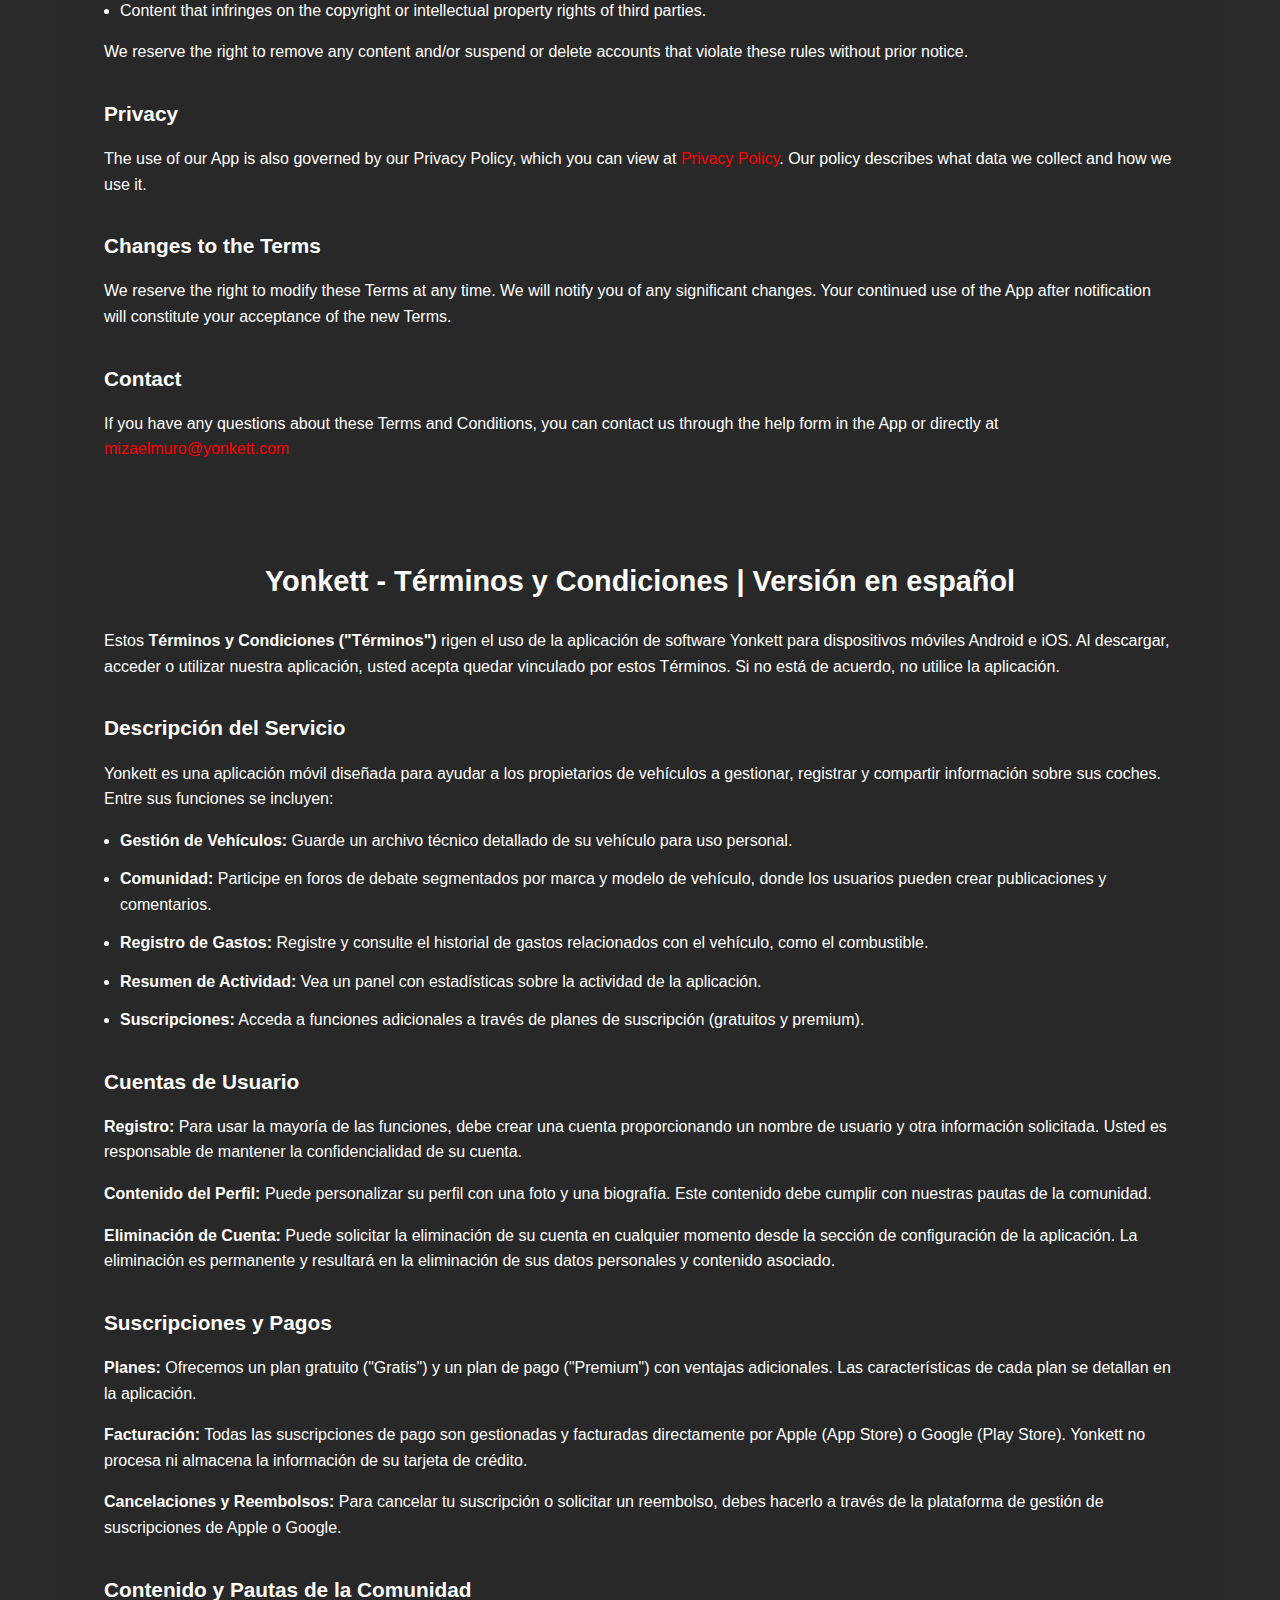
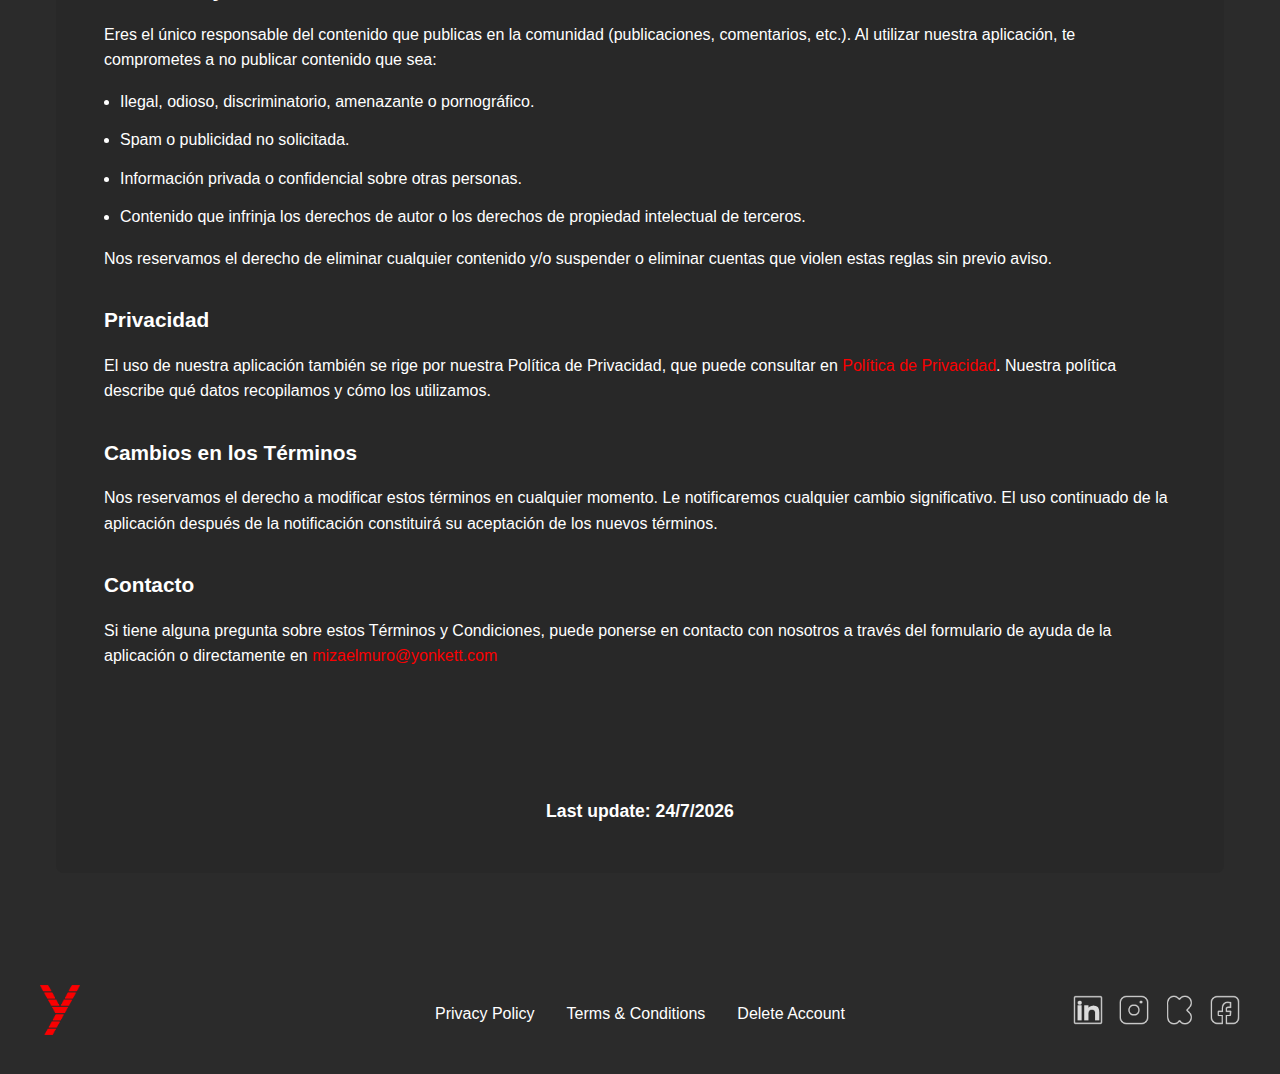
<file: terms.html>
<!DOCTYPE html>
<html lang="en">

<head>
    <meta charset="UTF-8">
    <meta name="viewport" content="width=device-width, initial-scale=1.0">
    <title>Terms & Conditions - Yonkett</title>
    <link rel="stylesheet" href="styles/project.css">
</head>

<body>
    <!-- Header -->
    <header class="header">
        <nav class="nav">
            <a href="index.html" class="nav-link">Home</a>
            <a href="privacy.html" class="nav-link">Privacy Policy</a>
            <a href="terms.html" class="nav-link">Terms & Conditions</a>
            <a href="delete-account.html" class="nav-link">Delete Account</a>
        </nav>
    </header>
    
    <div class="logo-container">
        <img src="images/logo-yonkett.png" alt="Yonkett Logo" class="header-logo">
    </div>
    <!-- Content Section -->
    <main class="content-page">
        <div class="container">
            <h1>Terms & Conditions</h1>
            <div class="content-text">

                <!-- English Version -->
                <div class="language-section">
                    <h2>Yonkett - Terms and Conditions | English version</h2>
                    <p><strong>Terms and Conditions ("Terms")</strong> governs your use of the software application
                        Yonkett for Android and iOS mobile devices. By downloading, accessing, or using our App, you
                        agree to be bound by these Terms. If you do not agree, do not use the App.</p>

                    <h3>Description of Service</h3>
                    <p>Yonkett is a mobile app designed to help vehicle owners manage, record, and share information
                        about their cars. Features include:</p>
                    <ul>
                        <li><strong>Vehicle Management:</strong> Save a detailed technical file of your vehicle for
                            personal use.</li>
                        <li><strong>Community:</strong> Participate in discussion forums segmented by vehicle make and
                            model, where users can create posts and comments.</li>
                        <li><strong>Expense Tracker:</strong> Record and view a history of vehicle-related expenses,
                            such as fuel.</li>
                        <li><strong>Activity Summary:</strong> View a dashboard with statistics on app activity.</li>
                        <li><strong>Subscriptions:</strong> Access additional features through subscription plans (free
                            and premium).</li>
                    </ul>

                    <h3>User Accounts</h3>
                    <p><strong>Registration:</strong> To use most features, you must create an account by providing a
                        username and other requested information. You are responsible for maintaining the
                        confidentiality of your account.</p>
                    <p><strong>Profile Content:</strong> You can personalize your profile with a photo and a biography.
                        This content must comply with our community guidelines (see Section 4).</p>
                    <p><strong>Account Deletion:</strong> You can request the deletion of your account at any time from
                        the settings section of the App. Deletion is permanent and will result in the removal of your
                        personal data and associated content.</p>

                    <h3>Subscriptions and Payments</h3>
                    <p><strong>Plans:</strong> We offer a free plan ("Free") and a paid plan ("Premium") with additional
                        benefits. The features of each plan are detailed within the App.</p>
                    <p><strong>Billing:</strong> All paid subscriptions are managed and billed directly by Apple (App
                        Store) or Google (Play Store). Yonkett does not process or store your credit card information.
                    </p>
                    <p><strong>Cancellations and Refunds:</strong> To cancel your subscription or request a refund, you
                        must do so through Apple's or Google's subscription management platform.</p>

                    <h3>Content and Community Guidelines</h3>
                    <p>You are solely responsible for the content you post in the community (posts, comments, etc.). By
                        using our App, you agree not to post content that is:</p>
                    <ul>
                        <li>Illegal, hateful, discriminatory, threatening, or pornographic.</li>
                        <li>Spam or unsolicited advertising.</li>
                        <li>Private or confidential information about other people.</li>
                        <li>Content that infringes on the copyright or intellectual property rights of third parties.
                        </li>
                    </ul>
                    <p>We reserve the right to remove any content and/or suspend or delete accounts that violate these
                        rules without prior notice.</p>

                    <h3>Privacy</h3>
                    <p>The use of our App is also governed by our Privacy Policy, which you can view at <a
                            href="privacy.html">Privacy Policy</a>. Our policy describes what data we collect and how we
                        use it.</p>

                    <h3>Changes to the Terms</h3>
                    <p>We reserve the right to modify these Terms at any time. We will notify you of any significant
                        changes. Your continued use of the App after notification will constitute your acceptance of the
                        new Terms.</p>

                    <h3>Contact</h3>
                    <p>If you have any questions about these Terms and Conditions, you can contact us through the help
                        form in the App or directly at <a
                            href="mailto:mizaelmuro@yonkett.com">mizaelmuro@yonkett.com</a></p>
                </div>

                <!-- Spanish Version -->
                <div class="language-section">
                    <h2>Yonkett - Términos y Condiciones | Versión en español</h2>
                    <p>Estos <strong>Términos y Condiciones ("Términos")</strong> rigen el uso de la aplicación de
                        software Yonkett para dispositivos móviles Android e iOS. Al descargar, acceder o utilizar
                        nuestra aplicación, usted acepta quedar vinculado por estos Términos. Si no está de acuerdo, no
                        utilice la aplicación.</p>

                    <h3>Descripción del Servicio</h3>
                    <p>Yonkett es una aplicación móvil diseñada para ayudar a los propietarios de vehículos a gestionar,
                        registrar y compartir información sobre sus coches. Entre sus funciones se incluyen:</p>
                    <ul>
                        <li><strong>Gestión de Vehículos:</strong> Guarde un archivo técnico detallado de su vehículo
                            para uso personal.</li>
                        <li><strong>Comunidad:</strong> Participe en foros de debate segmentados por marca y modelo de
                            vehículo, donde los usuarios pueden crear publicaciones y comentarios.</li>
                        <li><strong>Registro de Gastos:</strong> Registre y consulte el historial de gastos relacionados
                            con el vehículo, como el combustible.</li>
                        <li><strong>Resumen de Actividad:</strong> Vea un panel con estadísticas sobre la actividad de
                            la aplicación.</li>
                        <li><strong>Suscripciones:</strong> Acceda a funciones adicionales a través de planes de
                            suscripción (gratuitos y premium).</li>
                    </ul>

                    <h3>Cuentas de Usuario</h3>
                    <p><strong>Registro:</strong> Para usar la mayoría de las funciones, debe crear una cuenta
                        proporcionando un nombre de usuario y otra información solicitada. Usted es responsable de
                        mantener la confidencialidad de su cuenta.</p>
                    <p><strong>Contenido del Perfil:</strong> Puede personalizar su perfil con una foto y una biografía.
                        Este contenido debe cumplir con nuestras pautas de la comunidad.</p>
                    <p><strong>Eliminación de Cuenta:</strong> Puede solicitar la eliminación de su cuenta en cualquier
                        momento desde la sección de configuración de la aplicación. La eliminación es permanente y
                        resultará en la eliminación de sus datos personales y contenido asociado.</p>

                    <h3>Suscripciones y Pagos</h3>
                    <p><strong>Planes:</strong> Ofrecemos un plan gratuito ("Gratis") y un plan de pago ("Premium") con
                        ventajas adicionales. Las características de cada plan se detallan en la aplicación.</p>
                    <p><strong>Facturación:</strong> Todas las suscripciones de pago son gestionadas y facturadas
                        directamente por Apple (App Store) o Google (Play Store). Yonkett no procesa ni almacena la
                        información de su tarjeta de crédito.</p>
                    <p><strong>Cancelaciones y Reembolsos:</strong> Para cancelar tu suscripción o solicitar un
                        reembolso, debes hacerlo a través de la plataforma de gestión de suscripciones de Apple o
                        Google.</p>

                    <h3>Contenido y Pautas de la Comunidad</h3>
                    <p>Eres el único responsable del contenido que publicas en la comunidad (publicaciones, comentarios,
                        etc.). Al utilizar nuestra aplicación, te comprometes a no publicar contenido que sea:</p>
                    <ul>
                        <li>Ilegal, odioso, discriminatorio, amenazante o pornográfico.</li>
                        <li>Spam o publicidad no solicitada.</li>
                        <li>Información privada o confidencial sobre otras personas.</li>
                        <li>Contenido que infrinja los derechos de autor o los derechos de propiedad intelectual de
                            terceros.</li>
                    </ul>
                    <p>Nos reservamos el derecho de eliminar cualquier contenido y/o suspender o eliminar cuentas que
                        violen estas reglas sin previo aviso.</p>

                    <h3>Privacidad</h3>
                    <p>El uso de nuestra aplicación también se rige por nuestra Política de Privacidad, que puede
                        consultar en <a href="privacy.html">Política de Privacidad</a>. Nuestra política describe qué
                        datos recopilamos y cómo los utilizamos.</p>

                    <h3>Cambios en los Términos</h3>
                    <p>Nos reservamos el derecho a modificar estos términos en cualquier momento. Le notificaremos
                        cualquier cambio significativo. El uso continuado de la aplicación después de la notificación
                        constituirá su aceptación de los nuevos términos.</p>

                    <h3>Contacto</h3>
                    <p>Si tiene alguna pregunta sobre estos Términos y Condiciones, puede ponerse en contacto con
                        nosotros a través del formulario de ayuda de la aplicación o directamente en <a
                            href="mailto:mizaelmuro@yonkett.com">mizaelmuro@yonkett.com</a></p>
                </div>

                <!-- Last Update -->
                <div class="last-update">
                    <p><strong>Last update: <span id="update-date"></span></strong></p>
                </div>

            </div>
        </div>
    </main>

    <!-- Footer -->
    <footer class="footer">
        <div class="footer-content">
            <div class="footer-left">
                <img src="images/logo-yonkett.png" alt="Yonkett Logo" class="footer-logo">
            </div>
            <div class="footer-center">
                <a href="privacy.html" class="footer-link">Privacy Policy</a>
                <a href="terms.html" class="footer-link">Terms & Conditions</a>
                <a href="delete-account.html" class="footer-link">Delete Account</a>
            </div>
            <div class="footer-right">
                <a href="#" class="social-link">
                    <img src="images/linkedin-yonkett.png" alt="LinkedIn" class="social-icon">
                </a>
                <a href="#" class="social-link">
                    <img src="images/insta-yonkett.png" alt="Instagram" class="social-icon">
                </a>
                <a href="#" class="social-link">
                    <img src="images/kickstarter-yonkett.png" alt="Kickstarter" class="social-icon">
                </a>
                <a href="#" class="social-link">
                    <img src="images/facebook-yonkett.png" alt="Facebook" class="social-icon">
                </a>
            </div>
        </div>
    </footer>

    <script src="scripts/project.js"></script>
</body>

</html>
</file>
<file: styles/project.css>
* {
    margin: 0;
    padding: 0;
    box-sizing: border-box;
}

body {
    font-family: Arial, sans-serif;
    background-color: #2b2b2b;
    color: white;
    line-height: 1.6;
}

/* Header Styles */
.header {
    background-color: #131313;
    width: 100%;
    padding: 1rem 0;
}

.nav {
    display: flex;
    justify-content: center;
    gap: 2rem;
    max-width: 1200px;
    margin: 0 auto;
    padding: 0 1rem;
}

.nav-link {
    color: white;
    text-decoration: none;
    font-size: 1.1rem;
    padding: 0.5rem 1rem;
    transition: color 0.3s ease;
}

.nav-link:hover {
    color: #FA0001;
}

/* Logo Container - DEBAJO DEL HEADER */
.logo-container {
    display: flex;
    justify-content: center;
    align-items: center;
    padding: 2rem 0;
    background-color: #2b2b2b;
    width: 100%;
}

.header-logo {
    height: 80px;
    width: auto;
    display: block;
}

/* Hero Section */
.hero {
    width: 100%;
    padding: 0;
}

.hero-image {
    width: 100%;
    height: auto;
    display: block;
}

/* Info Section */
.info-section {
    padding: 3rem 1rem;
    background-color: #282828;
}

.info-grid {
    display: grid;
    grid-template-columns: repeat(12, 1fr);
    gap: 20px;
    max-width: 1200px;
    margin: 0 auto;
}

.info-card:nth-child(1) {
    grid-column: 2 / span 2;
}

.info-card:nth-child(2) {
    grid-column: 5 / span 2;
}

.info-card:nth-child(3) {
    grid-column: 8 / span 2;
}

.info-card:nth-child(4) {
    grid-column: 11 / span 2;
}

.info-card {
    text-align: center;
    padding: 0;
    display: flex;
    flex-direction: column;
    align-items: center;
    justify-content: center;
    transition: transform 0.3s ease;
}

.info-card:hover {
    transform: scale(1.1);
}

.info-image {
    width: 100%;
    max-width: 200px;
    height: auto;
    display: block;
    margin: 0 auto;
    transition: transform 0.3s ease;
}

.info-card:hover .info-image {
    transform: scale(1.15);
}

/* FAQ Section */
.faq-section {
    padding: 3rem 1rem;
    max-width: 800px;
    margin: 0 auto;
}

.faq-title {
    text-align: center;
    color: white;
    margin-bottom: 2rem;
    font-size: 2rem;
}

.faq-container {
    background-color: #4C4C4C;
    border-radius: 8px;
    padding: 2rem;
}

.faq-item {
    margin-bottom: 1rem;
    border-bottom: 1px solid #666;
    padding-bottom: 1rem;
}

.faq-question {
    background: none;
    border: none;
    color: white;
    font-size: 1.1rem;
    text-align: left;
    width: 100%;
    padding: 1rem;
    cursor: pointer;
    display: flex;
    justify-content: space-between;
    align-items: center;
}

.faq-answer {
    color: #ccc;
    padding: 0 1rem;
    max-height: 0;
    overflow: hidden;
    transition: max-height 0.3s ease;
}

.faq-answer.open {
    max-height: 200px;
    padding: 1rem;
}

/* Stores Section */
.stores-section {
    padding: 3rem 1rem;
    text-align: center;
    background-color: #282828;
}

.stores-title {
    color: white;
    margin-bottom: 2rem;
    font-size: 2rem;
}

.stores-buttons {
    display: flex;
    justify-content: center;
    gap: 3rem;
    flex-wrap: wrap;
}

.store-link {
    display: inline-block;
}

.store-image {
    height: 80px;
    width: auto;
    transition: transform 0.3s ease;
}

.store-image:hover {
    transform: scale(1.05);
}

/* Content Page Styles */
.content-page {
    padding: 3rem 1rem;
    max-width: 1200px;
    margin: 0 auto;
}

.content-page h1 {
    text-align: center;
    color: white;
    margin-bottom: 3rem;
    font-size: 2.5rem;
    font-weight: bold;
}

.content-text {
    background-color: #282828;
    border-radius: 8px;
    padding: 3rem;
}

/* Language Sections - CLEAN VERSION */
.language-section {
    margin-bottom: 3rem;
    padding-bottom: 2rem;
}

.language-section:last-of-type {
    margin-bottom: 0;
    padding-bottom: 0;
}

.language-section h2 {
    color: white;
    font-size: 1.8rem;
    margin-bottom: 1.5rem;
    text-align: center;
    font-weight: bold;
}

.language-section h3 {
    color: white;
    margin: 2rem 0 1rem 0;
    font-size: 1.3rem;
    font-weight: bold;
    padding-left: 0;
}

.language-section h4 {
    color: white;
    margin: 1.5rem 0 0.8rem 0;
    font-size: 1.1rem;
    font-weight: 600;
}

.language-section p {
    margin-bottom: 1rem;
    line-height: 1.6;
}

.language-section ul {
    margin: 1rem 0 1rem 1rem;
}

.language-section li {
    margin-bottom: 0.8rem;
    line-height: 1.6;
    padding-left: 0;
}

/* REMOVED BULLET POINTS AND BORDERS */
.language-section li:before {
    content: none;
}

.language-section ul ul {
    margin-left: 1rem;
    margin-top: 0.5rem;
}

.language-section strong {
    color: white;
    font-weight: bold;
}

.language-section li strong {
    color: white;
}

.last-update {
    text-align: center;
    margin-top: 2rem;
    padding-top: 2rem;
    color: white;
    font-size: 1.1rem;
}

/* Links in content */
.content-text a {
    color: #FA0001;
    text-decoration: none;
}

.content-text a:hover {
    text-decoration: underline;
}

/* Better spacing for nested content */
.language-section p + ul {
    margin-top: 0.5rem;
}

.language-section h3 + p {
    margin-bottom: 1rem;
}

/* Language Buttons - NUEVO PARA ACCOUNT.HTML */
.language-buttons {
    display: flex;
    justify-content: center;
    gap: 2rem;
    margin: 2rem 0;
    flex-wrap: wrap;
    color: #ffffff;
}

.language-btn {
    background-color: #FA0001;
    color: #ffffff;
    border: none;
    padding: 12px 24px;
    font-size: 1rem;
    font-weight: bold;
    border-radius: 8px;
    cursor: pointer;
    text-decoration: none;
    display: inline-block;
    text-align: center;
    transition: all 0.3s ease;
    min-width: 200px;
}

.language-btn:hover {
    background-color: #d90000;
    color: #ffffff;
}

/* Footer */
.footer {
    background-color: #2b2b2b;
    padding: 2rem 1rem;
    margin-top: 2rem;
}

.footer-content {
    display: flex;
    justify-content: space-between;
    align-items: center;
    max-width: 1200px;
    margin: 0 auto;
    flex-wrap: wrap;
    gap: 2rem;
}

.footer-left {
    flex: 1;
}

.footer-logo {
    height: 50px;
    width: auto;
}

.footer-center {
    flex: 2;
    display: flex;
    justify-content: center;
    gap: 2rem;
}

.footer-link {
    color: white;
    text-decoration: none;
    transition: color 0.3s ease;
}

.footer-link:hover {
    color: #FA0001;
}

.footer-right {
    flex: 1;
    display: flex;
    justify-content: flex-end;
    gap: 1rem;
}

.social-icon {
    height: 30px;
    width: auto;
    transition: transform 0.3s ease;
}

.social-icon:hover {
    transform: scale(1.1);
}

/* Responsive Design */
@media (max-width: 1024px) {
    .info-grid {
        grid-template-columns: repeat(8, 1fr);
        gap: 15px;
    }
    
    .info-card:nth-child(1) {
        grid-column: 2 / span 2;
    }
    
    .info-card:nth-child(2) {
        grid-column: 4 / span 2;
    }
    
    .info-card:nth-child(3) {
        grid-column: 6 / span 2;
    }
    
    .info-card:nth-child(4) {
        grid-column: 2 / span 2;
        grid-row: 2;
    }
    
    .info-card:hover {
        transform: scale(1.08);
    }
}

@media (max-width: 768px) {
    .nav {
        flex-direction: column;
        gap: 1rem;
        text-align: center;
    }

    .info-grid {
        grid-template-columns: 1fr;
        gap: 1.5rem;
    }
    
    .info-card:nth-child(1),
    .info-card:nth-child(2),
    .info-card:nth-child(3),
    .info-card:nth-child(4) {
        grid-column: 1;
        grid-row: auto;
    }
    
    .info-card {
        max-width: 300px;
        margin: 0 auto;
    }
    
    .info-card:hover {
        transform: scale(1.05);
    }

    .footer-content {
        flex-direction: column;
        text-align: center;
    }

    .footer-center {
        flex-direction: column;
        gap: 1rem;
    }

    .stores-buttons {
        flex-direction: column;
        align-items: center;
        gap: 1.5rem;
    }
    
    .store-image {
        height: 70px;
    }
    
    .content-text {
        padding: 2rem;
    }
    
    .language-section h2 {
        font-size: 1.5rem;
    }
    
    .language-section h3 {
        font-size: 1.2rem;
    }
    
    .language-section ul {
        margin-left: 0.5rem;
    }
    
    .language-section h4 {
        font-size: 1rem;
    }
    
    .content-page h1 {
        font-size: 2rem;
    }
    
    .header-logo {
        height: 70px;
    }
    
    .language-buttons {
        flex-direction: column;
        align-items: center;
        gap: 1rem;
        color: #ffffff;
    }
    
    .language-btn {
        width: 250px;
        color: #ffffff;
    }
}

@media (max-width: 480px) {
    .info-card {
        max-width: 250px;
    }
    
    .info-image {
        max-width: 180px;
    }
    
    .info-card:hover {
        transform: scale(1.03);
    }
    
    .store-image {
        height: 60px;
    }
    
    .stores-buttons {
        gap: 1rem;
    }
    
    .faq-container {
        padding: 1rem;
    }
    
    .faq-question {
        padding: 0.75rem;
        font-size: 1rem;
    }
    
    .content-text {
        padding: 1.5rem;
    }
    
    .language-section h2 {
        font-size: 1.3rem;
    }
    
    .language-section {
        margin-bottom: 2rem;
        padding-bottom: 1.5rem;
    }
    
    .language-section h3 {
        font-size: 1.1rem;
    }
    
    .language-section h4 {
        font-size: 0.95rem;
    }
    
    .content-page h1 {
        font-size: 1.8rem;
    }
    
    .header-logo {
        height: 60px;
    }
    
    .language-btn {
        padding: 10px 20px;
        font-size: 0.9rem;
        min-width: 200px;
        background-color: #FA0001;
        color: #ffffff;
    }
}

/*------------------------------nueva adquisicion papus--------------------*/

/* ===== NUEVOS ESTILOS PARA CATALOG.HTML ===== */

/* Hamburger Menu Styles */
.hamburger {
    display: none;
    flex-direction: column;
    justify-content: space-around;
    width: 30px;
    height: 25px;
    background: transparent;
    border: none;
    cursor: pointer;
    padding: 0;
    z-index: 10;
    margin-left: 1rem;
}

.hamburger-line {
    width: 100%;
    height: 3px;
    background-color: white;
    border-radius: 3px;
    transition: all 0.3s ease;
}

/* Botón de WhatsApp */
.whatsapp-button-container {
    display: flex;
    justify-content: center;
    padding: 2rem 1rem;
    background-color: #2b2b2b;
}

.whatsapp-btn {
    background-color: #25D366;
    color: white;
    padding: 12px 32px;
    font-size: 1.1rem;
    font-weight: bold;
    border-radius: 50px;
    text-decoration: none;
    transition: all 0.3s ease;
    display: inline-block;
    text-align: center;
}

.whatsapp-btn:hover {
    background-color: #128C7E;
    transform: scale(1.05);
}

/* Contenedor de filtros */
.filters-container {
    display: flex;
    justify-content: center;
    gap: 2rem;
    padding: 1.5rem 1rem;
    background-color: #282828;
    flex-wrap: wrap;
    border-bottom: 1px solid #3a3a3a;
}

.filter-group {
    display: flex;
    flex-direction: column;
    gap: 0.5rem;
}

.filter-group label {
    font-size: 0.9rem;
    font-weight: bold;
    color: #FA0001;
    letter-spacing: 1px;
}

.filter-select {
    background-color: #3a3a3a;
    color: white;
    border: 1px solid #555;
    border-radius: 8px;
    padding: 10px 16px;
    font-size: 1rem;
    cursor: pointer;
    min-width: 180px;
    transition: all 0.3s ease;
}

.filter-select:hover {
    border-color: #FA0001;
}

.filter-select:focus {
    outline: none;
    border-color: #FA0001;
}

/* Sección del catálogo */
.catalog-section {
    padding: 2rem 1rem;
    background-color: #2b2b2b;
}

.catalog-grid {
    display: grid;
    grid-template-columns: repeat(3, 1fr);
    gap: 2rem;
    max-width: 1400px;
    margin: 0 auto;
}

/* Item del catálogo - VERSIÓN SIMPLIFICADA */
.catalog-item {
    background-color: #282828;
    border-radius: 12px;
    overflow: hidden;
    transition: transform 0.3s ease, box-shadow 0.3s ease;
    display: flex;
    flex-direction: column;
}

.catalog-item:hover {
    transform: translateY(-5px);
    box-shadow: 0 10px 25px rgba(0, 0, 0, 0.3);
}

.catalog-image-container {
    width: 100%;
    height: 200px;
    overflow: hidden;
    background-color: #1a1a1a;
    display: flex;
    align-items: center;
    justify-content: center;
}

.catalog-image {
    width: 100%;
    height: 100%;
    object-fit: cover;
    transition: transform 0.3s ease;
}

.catalog-item:hover .catalog-image {
    transform: scale(1.05);
}

.catalog-info {
    padding: 1rem;
    flex: 1;
    display: flex;
    flex-direction: column;
}

.vehicle-title {
    font-size: 1rem;
    font-weight: bold;
    color: #FA0001;
    margin-bottom: 0.5rem;
    border-bottom: 1px solid #3a3a3a;
    padding-bottom: 0.5rem;
}

.vehicle-description {
    margin-top: 0;
}

.vehicle-description p {
    font-size: 0.85rem;
    color: #ccc;
    line-height: 1.4;
    margin: 0;
}

.no-results {
    grid-column: 1 / -1;
    text-align: center;
    padding: 3rem;
    color: #ccc;
    font-size: 1.2rem;
}

/* Responsive para celular - 1 columna */
@media (max-width: 768px) {
    .hamburger {
        display: flex;
    }
    
    .nav {
        position: fixed;
        top: 0;
        left: -100%;
        width: 70%;
        height: 100vh;
        background-color: #131313;
        flex-direction: column;
        justify-content: flex-start;
        padding-top: 4rem;
        transition: left 0.3s ease;
        z-index: 100;
        gap: 1rem;
    }
    
    .nav.nav-open {
        left: 0;
    }
    
    .nav-link {
        padding: 0.8rem 1.5rem;
        width: 100%;
        text-align: left;
        border-bottom: 1px solid #2b2b2b;
    }
    
    .catalog-grid {
        grid-template-columns: 1fr;
        gap: 1.5rem;
    }
    
    .filters-container {
        flex-direction: column;
        align-items: center;
        gap: 1rem;
    }
    
    .filter-group {
        width: 100%;
        max-width: 280px;
    }
    
    .filter-select {
        width: 100%;
    }
    
    .whatsapp-btn {
        padding: 10px 24px;
        font-size: 1rem;
    }
    
    .catalog-image-container {
        height: 180px;
    }
}

/* Responsive para tablet - 2 columnas */
@media (min-width: 769px) and (max-width: 1024px) {
    .catalog-grid {
        grid-template-columns: repeat(2, 1fr);
        gap: 1.5rem;
    }
    
    .filters-container {
        gap: 1.5rem;
    }
}

/* Responsive para pantallas grandes */
@media (min-width: 1400px) {
    .catalog-grid {
        max-width: 1400px;
    }
}

/* Ajustes para el header en mobile */
@media (max-width: 768px) {
    .header {
        position: relative;
    }
    
    body.menu-open {
        overflow: hidden;
    }
}
</file>
<file: styles/form-action.css>
/* ===== FORM ACTION PAGE STYLES ===== */

/* Main container */
.form-action-main {
    max-width: 1200px;
    margin: 0 auto;
    padding: 2rem 1rem;
}

/* Success Section */
.success-section {
    text-align: center;
    background-color: #282828;
    padding: 3rem 2rem;
    border-radius: 8px;
    margin-bottom: 2rem;
    border: 2px solid #4C4C4C;
    position: relative;
    overflow: hidden;
}

.success-section::before {
    content: '';
    position: absolute;
    top: 0;
    left: 0;
    right: 0;
    height: 4px;
    background: linear-gradient(90deg, #FA0001, #4CAF50);
}

.success-icon {
    font-size: 4rem;
    color: #4CAF50;
    margin-bottom: 1.5rem;
    animation: bounce 1s ease;
}

@keyframes bounce {
    0%, 20%, 50%, 80%, 100% {transform: translateY(0);}
    40% {transform: translateY(-20px);}
    60% {transform: translateY(-10px);}
}

.success-section h1 {
    color: white;
    font-size: 2.2rem;
    margin-bottom: 1rem;
}

.success-message {
    color: #ccc;
    font-size: 1.1rem;
    max-width: 600px;
    margin: 0 auto 1.5rem;
    line-height: 1.6;
}

.confirmation-id {
    display: inline-flex;
    align-items: center;
    gap: 0.5rem;
    padding: 0.8rem 1.5rem;
    background-color: #2b2b2b;
    border-radius: 4px;
    border: 1px solid #4CAF50;
}

.id-label {
    color: #ccc;
    font-size: 0.9rem;
}

.id-value {
    color: white;
    font-weight: 600;
    font-family: monospace;
    font-size: 1.1rem;
    letter-spacing: 1px;
}

/* Data Display Section */
.data-display-section {
    background-color: #282828;
    padding: 2rem;
    border-radius: 8px;
    margin-bottom: 2rem;
    border: 2px solid #4C4C4C;
}

.data-display-section h2 {
    color: white;
    font-size: 1.8rem;
    margin-bottom: 0.5rem;
}

.section-description {
    color: #ccc;
    margin-bottom: 1.5rem;
}

.data-card {
    background-color: #2b2b2b;
    padding: 1.5rem;
    border-radius: 6px;
    margin-bottom: 1.5rem;
    border: 1px solid #4C4C4C;
}

.data-card h3 {
    color: white;
    font-size: 1.3rem;
    margin-bottom: 1rem;
    padding-bottom: 0.5rem;
    border-bottom: 2px solid #FA0001;
}

.data-grid {
    display: grid;
    grid-template-columns: repeat(auto-fill, minmax(250px, 1fr));
    gap: 1rem;
}

.data-item {
    background-color: #282828;
    padding: 1rem;
    border-radius: 4px;
    border: 1px solid #4C4C4C;
}

.data-label {
    color: #ccc;
    font-size: 0.9rem;
    margin-bottom: 0.3rem;
    display: block;
}

.data-value {
    color: white;
    font-weight: 600;
    font-size: 1.1rem;
    word-break: break-word;
}

.loading-data {
    grid-column: 1 / -1;
    text-align: center;
    padding: 2rem;
}

.loading-spinner {
    width: 40px;
    height: 40px;
    border: 3px solid #4C4C4C;
    border-top: 3px solid #FA0001;
    border-radius: 50%;
    margin: 0 auto 1rem;
    animation: spin 1s linear infinite;
}

/* Data Actions */
.data-actions {
    display: flex;
    gap: 1rem;
    flex-wrap: wrap;
    justify-content: center;
    padding-top: 1.5rem;
    border-top: 1px solid #4C4C4C;
}

.action-btn {
    padding: 0.8rem 1.5rem;
    border: none;
    border-radius: 4px;
    cursor: pointer;
    font-weight: 600;
    font-size: 1rem;
    display: flex;
    align-items: center;
    gap: 0.5rem;
    transition: all 0.2s ease;
    background-color: #4C4C4C;
    color: white;
}

.action-btn:hover {
    background-color: #666;
}

.action-btn.primary {
    background-color: #FA0001;
}

.action-btn.primary:hover {
    background-color: #d90000;
}

.btn-icon {
    font-size: 1.2rem;
}

/* Next Steps Section */
.next-steps-section {
    background-color: #282828;
    padding: 2rem;
    border-radius: 8px;
    margin-bottom: 2rem;
    border: 2px solid #4C4C4C;
}

.next-steps-section h2 {
    color: white;
    font-size: 1.8rem;
    margin-bottom: 1.5rem;
    text-align: center;
}

.timeline {
    position: relative;
    max-width: 800px;
    margin: 0 auto;
}

.timeline::before {
    content: '';
    position: absolute;
    left: 30px;
    top: 0;
    bottom: 0;
    width: 2px;
    background-color: #4C4C4C;
}

.timeline-item {
    display: flex;
    gap: 1.5rem;
    margin-bottom: 2rem;
    position: relative;
}

.timeline-item:last-child {
    margin-bottom: 0;
}

.timeline-marker {
    width: 60px;
    height: 60px;
    background-color: #FA0001;
    color: white;
    border-radius: 50%;
    display: flex;
    align-items: center;
    justify-content: center;
    font-size: 1.2rem;
    font-weight: 600;
    flex-shrink: 0;
    z-index: 1;
}

.timeline-content {
    flex: 1;
    padding-top: 0.5rem;
}

.timeline-content h3 {
    color: white;
    font-size: 1.2rem;
    margin-bottom: 0.5rem;
}

.timeline-content p {
    color: #ccc;
    line-height: 1.5;
}

/* Quick Actions Section */
.quick-actions-section {
    background-color: #282828;
    padding: 2rem;
    border-radius: 8px;
    margin-bottom: 2rem;
    border: 2px solid #4C4C4C;
}

.quick-actions-section h2 {
    color: white;
    font-size: 1.8rem;
    margin-bottom: 1.5rem;
    text-align: center;
}

.actions-grid {
    display: grid;
    grid-template-columns: repeat(auto-fit, minmax(200px, 1fr));
    gap: 1.5rem;
}

.action-card {
    background-color: #2b2b2b;
    padding: 1.5rem;
    border-radius: 6px;
    text-align: center;
    text-decoration: none;
    border: 1px solid #4C4C4C;
    transition: all 0.2s ease;
    display: block;
}

.action-card:hover {
    border-color: #FA0001;
    transform: translateY(-5px);
}

.action-icon {
    font-size: 2.5rem;
    margin-bottom: 1rem;
    color: #FA0001;
}

.action-card h3 {
    color: white;
    font-size: 1.2rem;
    margin-bottom: 0.5rem;
}

.action-card p {
    color: #ccc;
    font-size: 0.9rem;
    line-height: 1.4;
}

/* Modal styles */
.history-modal, .saved-data-modal {
    border: none;
    border-radius: 8px;
    padding: 0;
    max-width: 800px;
    width: 90%;
    background-color: #2b2b2b;
}

.history-modal::backdrop, .saved-data-modal::backdrop {
    background-color: rgba(0, 0, 0, 0.7);
}

.modal-content {
    padding: 2rem;
    position: relative;
}

.modal-close {
    position: absolute;
    top: 1rem;
    right: 1rem;
    background: none;
    border: none;
    color: white;
    font-size: 1.8rem;
    cursor: pointer;
    z-index: 10;
}

.history-modal h3, .saved-data-modal h3 {
    color: white;
    margin-bottom: 1.5rem;
    text-align: center;
}

/* History content */
.history-content, .saved-data-content {
    max-height: 400px;
    overflow-y: auto;
    margin-bottom: 1.5rem;
}

.history-item, .saved-data-item {
    background-color: #282828;
    padding: 1rem;
    border-radius: 6px;
    margin-bottom: 1rem;
    border: 1px solid #4C4C4C;
}

.history-item-header, .saved-data-item-header {
    display: flex;
    justify-content: space-between;
    align-items: center;
    margin-bottom: 0.5rem;
}

.history-date, .saved-data-date {
    color: #999;
    font-size: 0.85rem;
}

.history-id, .saved-data-id {
    color: #FA0001;
    font-family: monospace;
    font-size: 0.9rem;
}

.history-preview, .saved-data-preview {
    color: #ccc;
    font-size: 0.9rem;
    white-space: nowrap;
    overflow: hidden;
    text-overflow: ellipsis;
}

.no-history, .no-saved-data {
    text-align: center;
    padding: 2rem;
    color: #999;
}

/* Modal actions */
.modal-actions {
    display: flex;
    justify-content: flex-end;
    gap: 1rem;
}

.secondary-btn, .primary-btn {
    padding: 0.8rem 1.5rem;
    border: none;
    border-radius: 4px;
    cursor: pointer;
    font-weight: 600;
    font-size: 1rem;
    transition: all 0.2s ease;
}

.secondary-btn {
    background-color: #4C4C4C;
    color: white;
}

.secondary-btn:hover {
    background-color: #666;
}

.primary-btn {
    background-color: #FA0001;
    color: white;
}

.primary-btn:hover {
    background-color: #d90000;
}

/* Footer buttons */
.history-btn {
    padding: 0.5rem 1rem;
    background-color: #4C4C4C;
    color: white;
    border: none;
    border-radius: 4px;
    cursor: pointer;
    font-weight: 600;
    display: flex;
    align-items: center;
    gap: 0.5rem;
    margin-top: 0.5rem;
}

.history-btn:hover {
    background-color: #666;
}

/* Responsive design */
@media (max-width: 768px) {
    .timeline::before {
        left: 20px;
    }
    
    .timeline-marker {
        width: 40px;
        height: 40px;
        font-size: 1rem;
    }
    
    .data-actions {
        flex-direction: column;
    }
    
    .action-btn {
        width: 100%;
        justify-content: center;
    }
    
    .modal-actions {
        flex-direction: column;
    }
    
    .secondary-btn, .primary-btn {
        width: 100%;
    }
    
    .success-section h1 {
        font-size: 1.8rem;
    }
    
    .data-grid {
        grid-template-columns: 1fr;
    }
}

@media (max-width: 480px) {
    .success-section,
    .data-display-section,
    .next-steps-section,
    .quick-actions-section {
        padding: 1.5rem;
    }
    
    .success-icon {
        font-size: 3rem;
    }
    
    .timeline-item {
        flex-direction: column;
        gap: 0.5rem;
    }
    
    .timeline::before {
        display: none;
    }
    
    .actions-grid {
        grid-template-columns: 1fr;
    }
}
</file>
